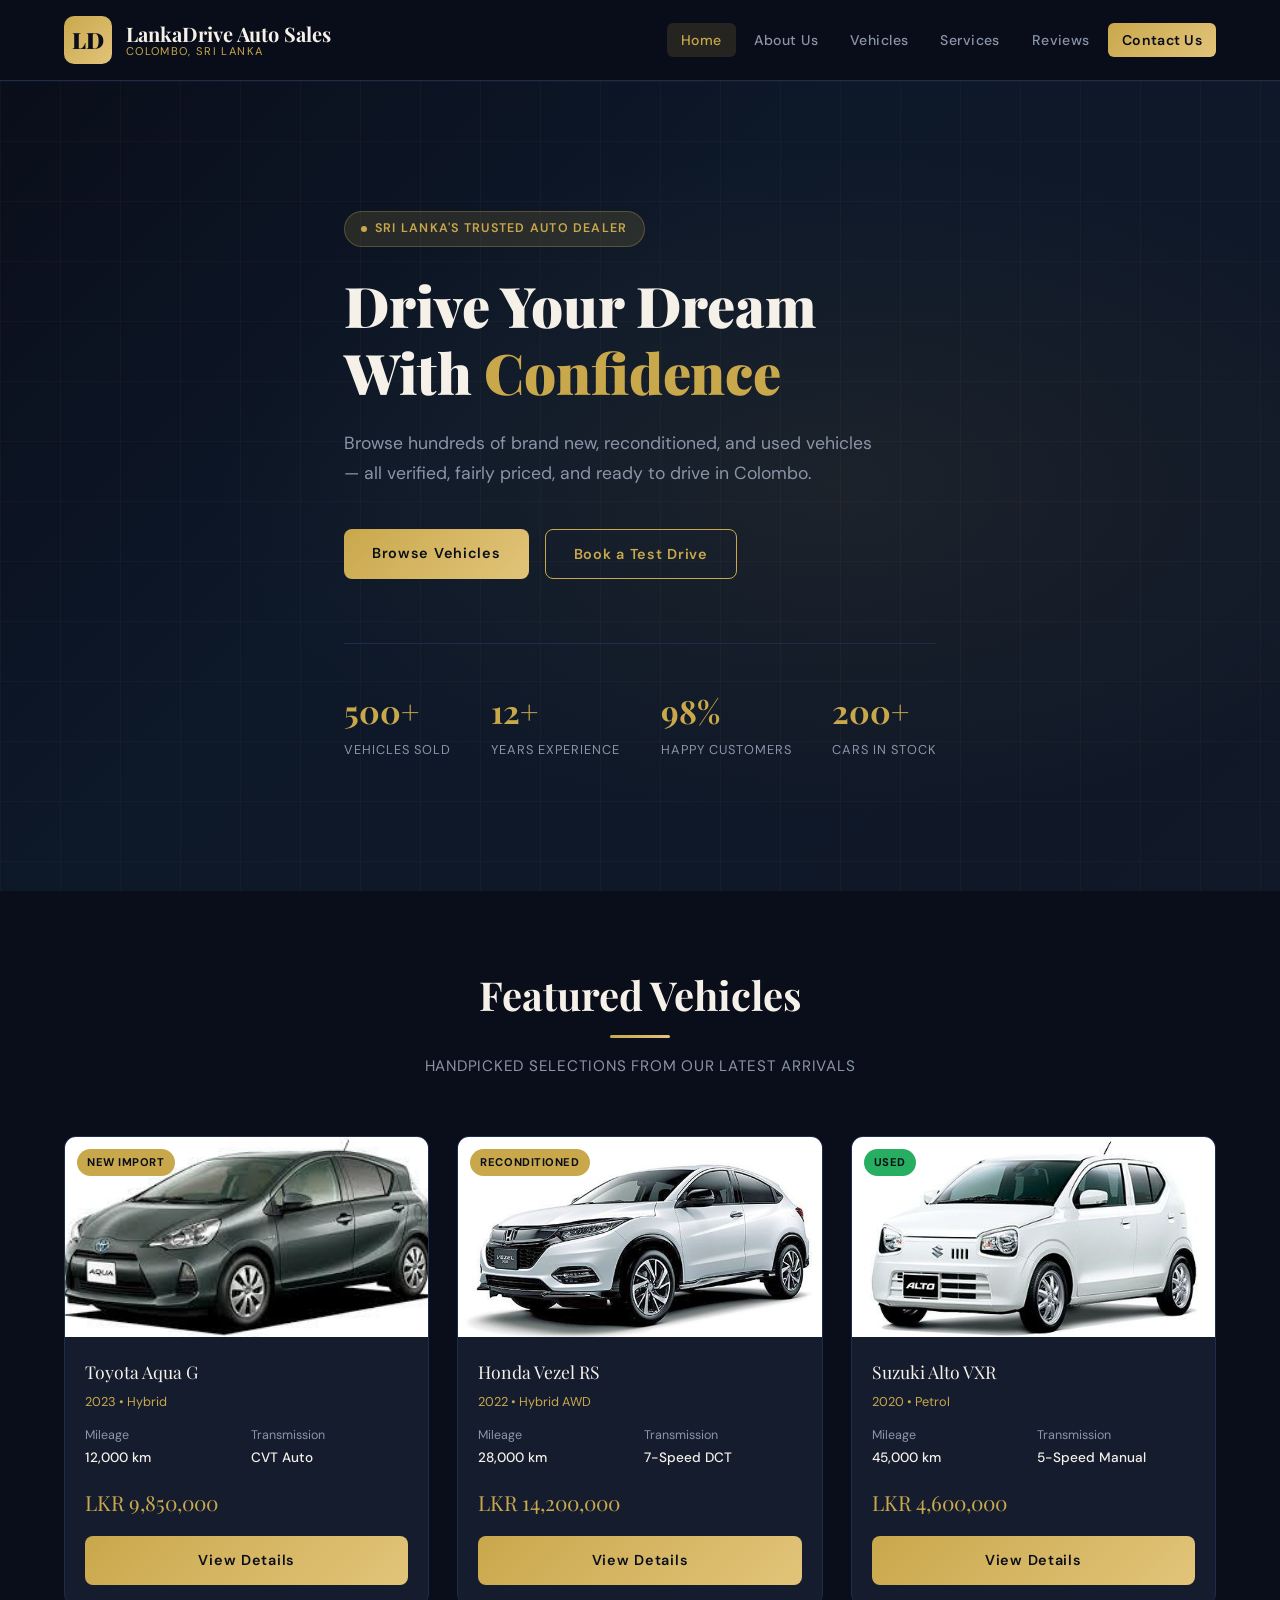
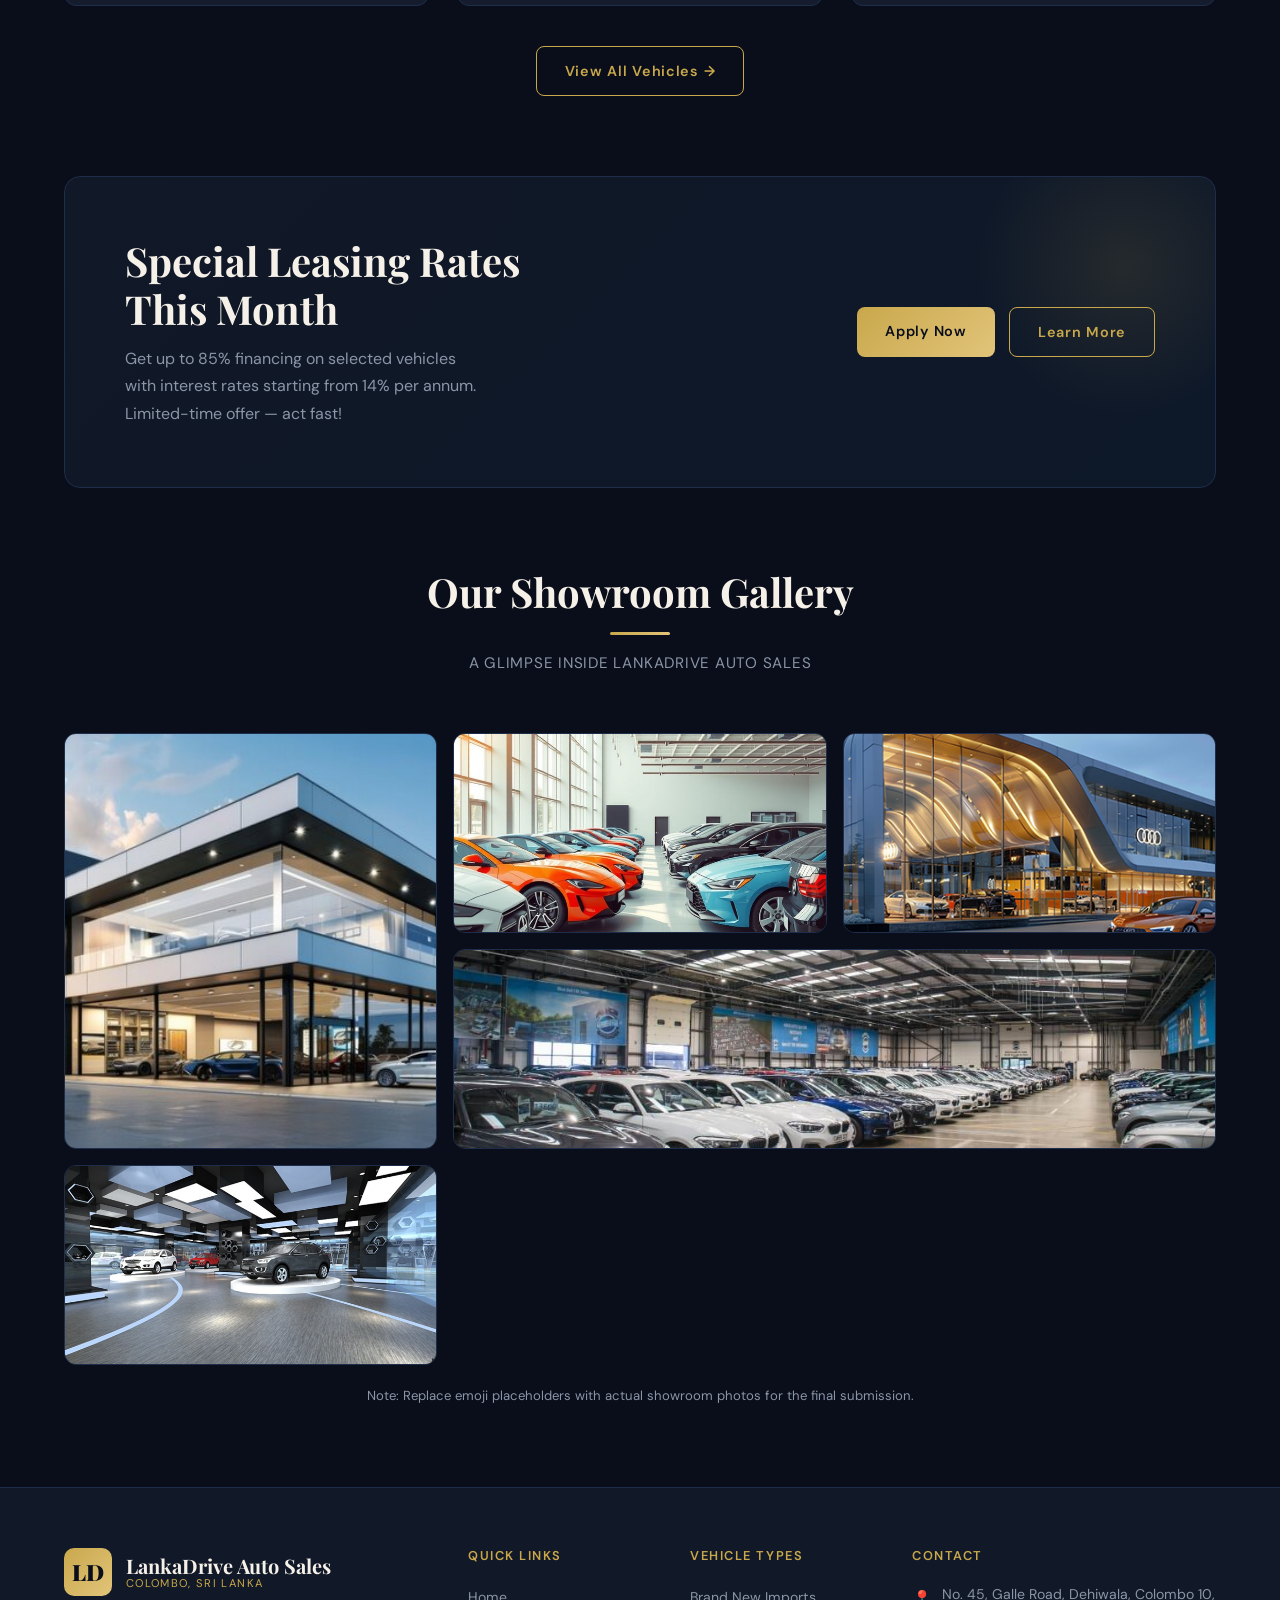
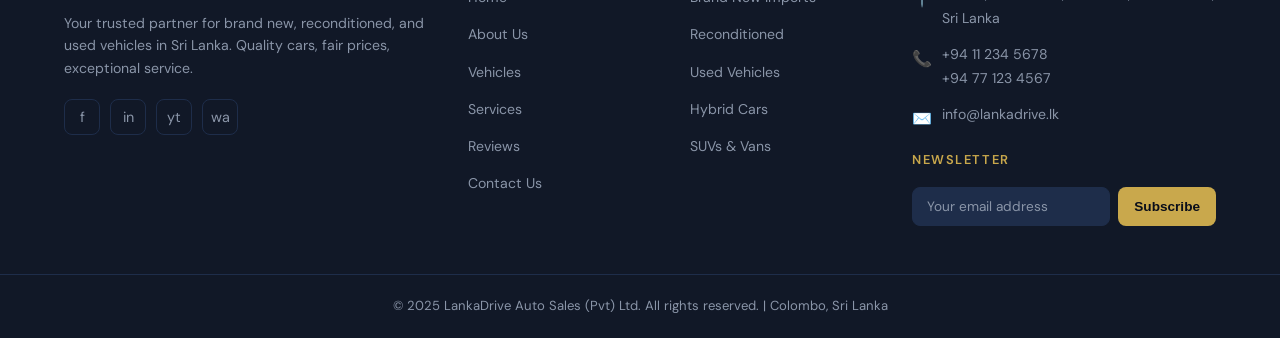
<file: index.html>
<!DOCTYPE html>
<html lang="en">
<head>
  <meta charset="UTF-8">
  <meta name="viewport" content="width=device-width, initial-scale=1.0">
  <title>LankaDrive Auto Sales | Premium Vehicles in Colombo, Sri Lanka</title>
  <link rel="stylesheet" href="css/style.css">
</head>
<body>

<!-- HEADER -->
<header>
  <div class="header-inner">
    <a href="index.html" class="logo-wrap">
      <div class="logo-icon">LD</div>
      <div class="logo-text">
        <span class="brand">LankaDrive Auto Sales</span>
        <span class="tagline">Colombo, Sri Lanka</span>
      </div>
    </a>
    <nav>
      <ul id="nav-menu">
        <li><a href="index.html" class="active">Home</a></li>
        <li><a href="about.html">About Us</a></li>
        <li><a href="vehicles.html">Vehicles</a></li>
        <li><a href="services.html">Services</a></li>
        <li><a href="reviews.html">Reviews</a></li>
        <li><a href="contact.html" class="nav-contact-btn">Contact Us</a></li>
      </ul>
    </nav>
    <div class="hamburger" id="hamburger" aria-label="Menu" role="button" tabindex="0">
      <span></span><span></span><span></span>
    </div>
  </div>
</header>

<!-- HERO -->
<section class="hero">
  <div class="hero-bg"></div>
  <div class="hero-grid-overlay"></div>
  <div class="hero-content">
    <div class="hero-badge">Sri Lanka's Trusted Auto Dealer</div>
    <h1>Drive Your Dream<br>With <em>Confidence</em></h1>
    <p class="lead">Browse hundreds of brand new, reconditioned, and used vehicles — all verified, fairly priced, and ready to drive in Colombo.</p>
    <div class="hero-actions">
      <a href="vehicles.html" class="btn btn-gold">Browse Vehicles</a>
      <a href="contact.html" class="btn btn-outline">Book a Test Drive</a>
    </div>
    <div class="hero-stats">
      <div class="hero-stat"><div class="number">500+</div><div class="label">Vehicles Sold</div></div>
      <div class="hero-stat"><div class="number">12+</div><div class="label">Years Experience</div></div>
      <div class="hero-stat"><div class="number">98%</div><div class="label">Happy Customers</div></div>
      <div class="hero-stat"><div class="number">200+</div><div class="label">Cars in Stock</div></div>
    </div>
  </div>
</section>

<!-- FEATURED VEHICLES -->
<section class="section">
  <div class="container">
    <h2 class="section-title">Featured Vehicles</h2>
    <span class="gold-line"></span>
    <p class="section-subtitle" style="margin-top:16px;">Handpicked selections from our latest arrivals</p>
    <div class="featured-grid">

      <div class="card vehicle-card">
        <div class="vehicle-img" style="background:linear-gradient(135deg,#1a2340,#0d1829);font-size:5rem;"><img src="images/ToyotaAquaG.jpg" alt="Toyota Aqua G"></div>
        <span class="vehicle-badge">New Import</span>
        <div class="vehicle-body">
          <div class="vehicle-name">Toyota Aqua G</div>
          <div class="vehicle-year">2023 • Hybrid</div>
          <div class="vehicle-specs">
            <div class="spec">Mileage<span>12,000 km</span></div>
            <div class="spec">Transmission<span>CVT Auto</span></div>
          </div>
          <div class="vehicle-price">LKR 9,850,000</div>
          <a href="vehicles.html" class="btn btn-gold" style="width:100%;text-align:center;">View Details</a>
        </div>
      </div>

      <div class="card vehicle-card">
        <div class="vehicle-img" style="background:linear-gradient(135deg,#1a2340,#0d1829);font-size:5rem;"><img src="images/car-vezel.jpeg" alt="Honda Vezel RS"></div>
        <span class="vehicle-badge">Reconditioned</span>
        <div class="vehicle-body">
          <div class="vehicle-name">Honda Vezel RS</div>
          <div class="vehicle-year">2022 • Hybrid AWD</div>
          <div class="vehicle-specs">
            <div class="spec">Mileage<span>28,000 km</span></div>
            <div class="spec">Transmission<span>7-Speed DCT</span></div>
          </div>
          <div class="vehicle-price">LKR 14,200,000</div>
          <a href="vehicles.html" class="btn btn-gold" style="width:100%;text-align:center;">View Details</a>
        </div>
      </div>

      <div class="card vehicle-card">
        <div class="vehicle-img" style="background:linear-gradient(135deg,#1a2340,#0d1829);font-size:5rem;"><img src="images/car-alto.jpeg" alt="Suzuki Alto VXR"></div>
        <span class="vehicle-badge" style="background:#27ae60;">Used</span>
        <div class="vehicle-body">
          <div class="vehicle-name">Suzuki Alto VXR</div>
          <div class="vehicle-year">2020 • Petrol</div>
          <div class="vehicle-specs">
            <div class="spec">Mileage<span>45,000 km</span></div>
            <div class="spec">Transmission<span>5-Speed Manual</span></div>
          </div>
          <div class="vehicle-price">LKR 4,600,000</div>
          <a href="vehicles.html" class="btn btn-gold" style="width:100%;text-align:center;">View Details</a>
        </div>
      </div>

    </div>
    <div style="text-align:center;margin-top:40px;">
      <a href="vehicles.html" class="btn btn-outline">View All Vehicles &rarr;</a>
    </div>
  </div>
</section>

<!-- PROMO SECTION -->
<section class="section" style="padding-top:0;">
  <div class="container">
    <div class="promo-section">
      <div>
        <h2>Special Leasing Rates This Month</h2>
        <p>Get up to 85% financing on selected vehicles with interest rates starting from 14% per annum. Limited-time offer — act fast!</p>
      </div>
      <div class="promo-actions">
        <a href="contact.html" class="btn btn-gold">Apply Now</a>
        <a href="services.html" class="btn btn-outline">Learn More</a>
      </div>
    </div>
  </div>
</section>

<!-- GALLERY -->
<section class="section" style="padding-top:0;">
  <div class="container">
    <h2 class="section-title">Our Showroom Gallery</h2>
    <span class="gold-line"></span>
    <p class="section-subtitle" style="margin-top:16px;">A glimpse inside LankaDrive Auto Sales</p>
    <div class="gallery-grid">
      <div class="gallery-item tall"><img src="images/showroom.jpg" alt="Showroom Image 1"></div>
      <div class="gallery-item"><img src="images/showroom-1.jpeg" alt="Showroom Image 1"></div>
      <div class="gallery-item"><img src="images/showroom-2.jpg" alt="Showroom Image 2"></div>
      <div class="gallery-item wide"><img src="images/showroom-3.jpg" alt="Showroom Image 3"></div>
      <div class="gallery-item"><img src="images/showroom-4.jpg" alt="Showroom Image 4"></div>
    </div>
    <p style="text-align:center;margin-top:20px;font-size:0.82rem;color:var(--muted);">Note: Replace emoji placeholders with actual showroom photos for the final submission.</p>
  </div>
</section>

<!-- FOOTER -->
<footer>
  <div class="footer-grid">
    <div class="footer-brand">
      <a href="index.html" class="logo-wrap">
        <div class="logo-icon">LD</div>
        <div class="logo-text">
          <span class="brand">LankaDrive Auto Sales</span>
          <span class="tagline">Colombo, Sri Lanka</span>
        </div>
      </a>
      <p>Your trusted partner for brand new, reconditioned, and used vehicles in Sri Lanka. Quality cars, fair prices, exceptional service.</p>
      <div class="social-icons" style="margin-top:20px;">
        <a href="#" title="Facebook">f</a>
        <a href="#" title="Instagram">in</a>
        <a href="#" title="YouTube">yt</a>
        <a href="#" title="WhatsApp">wa</a>
      </div>
    </div>
    <div class="footer-col">
      <h4>Quick Links</h4>
      <ul>
        <li><a href="index.html">Home</a></li>
        <li><a href="about.html">About Us</a></li>
        <li><a href="vehicles.html">Vehicles</a></li>
        <li><a href="services.html">Services</a></li>
        <li><a href="reviews.html">Reviews</a></li>
        <li><a href="contact.html">Contact Us</a></li>
      </ul>
    </div>
    <div class="footer-col">
      <h4>Vehicle Types</h4>
      <ul>
        <li><a href="vehicles.html">Brand New Imports</a></li>
        <li><a href="vehicles.html">Reconditioned</a></li>
        <li><a href="vehicles.html">Used Vehicles</a></li>
        <li><a href="vehicles.html">Hybrid Cars</a></li>
        <li><a href="vehicles.html">SUVs & Vans</a></li>
      </ul>
    </div>
    <div class="footer-col">
      <h4>Contact</h4>
      <div class="footer-contact-item">
        <span class="icon">📍</span>
        <p>No. 45, Galle Road, Dehiwala, Colombo 10, Sri Lanka</p>
      </div>
      <div class="footer-contact-item">
        <span class="icon">📞</span>
        <p>+94 11 234 5678<br>+94 77 123 4567</p>
      </div>
      <div class="footer-contact-item">
        <span class="icon">✉️</span>
        <p>info@lankadrive.lk</p>
      </div>
      <h4 style="margin-top:20px;">Newsletter</h4>
      <div class="newsletter-form">
        <input type="email" placeholder="Your email address">
        <button type="button">Subscribe</button>
      </div>
    </div>
  </div>
  <div class="footer-bottom">
    &copy; 2025 LankaDrive Auto Sales (Pvt) Ltd. All rights reserved. | Colombo, Sri Lanka
  </div>
</footer>

<script>
  const hamburger = document.getElementById('hamburger');
  const navMenu = document.getElementById('nav-menu');
  hamburger.addEventListener('click', () => navMenu.classList.toggle('open'));
  hamburger.addEventListener('keydown', e => { if(e.key==='Enter') navMenu.classList.toggle('open'); });
</script>
</body>
</html>
</file>
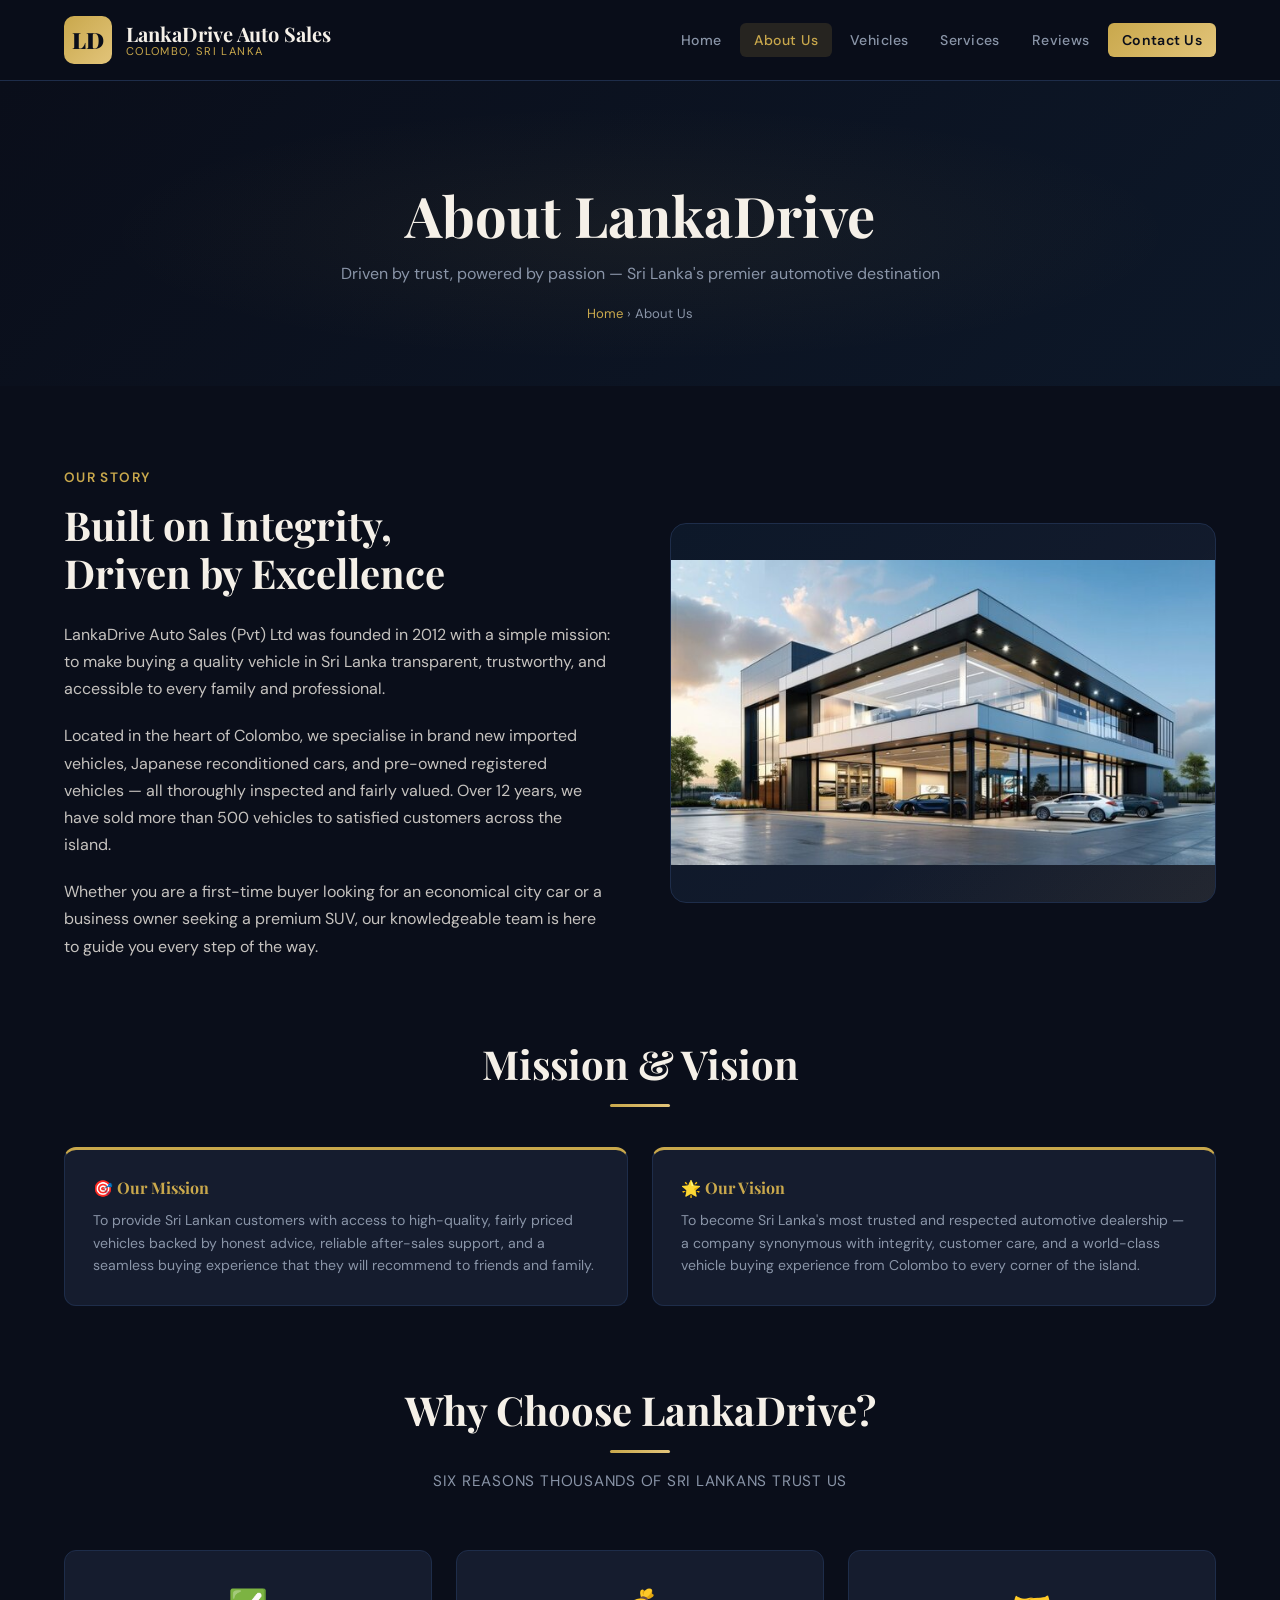
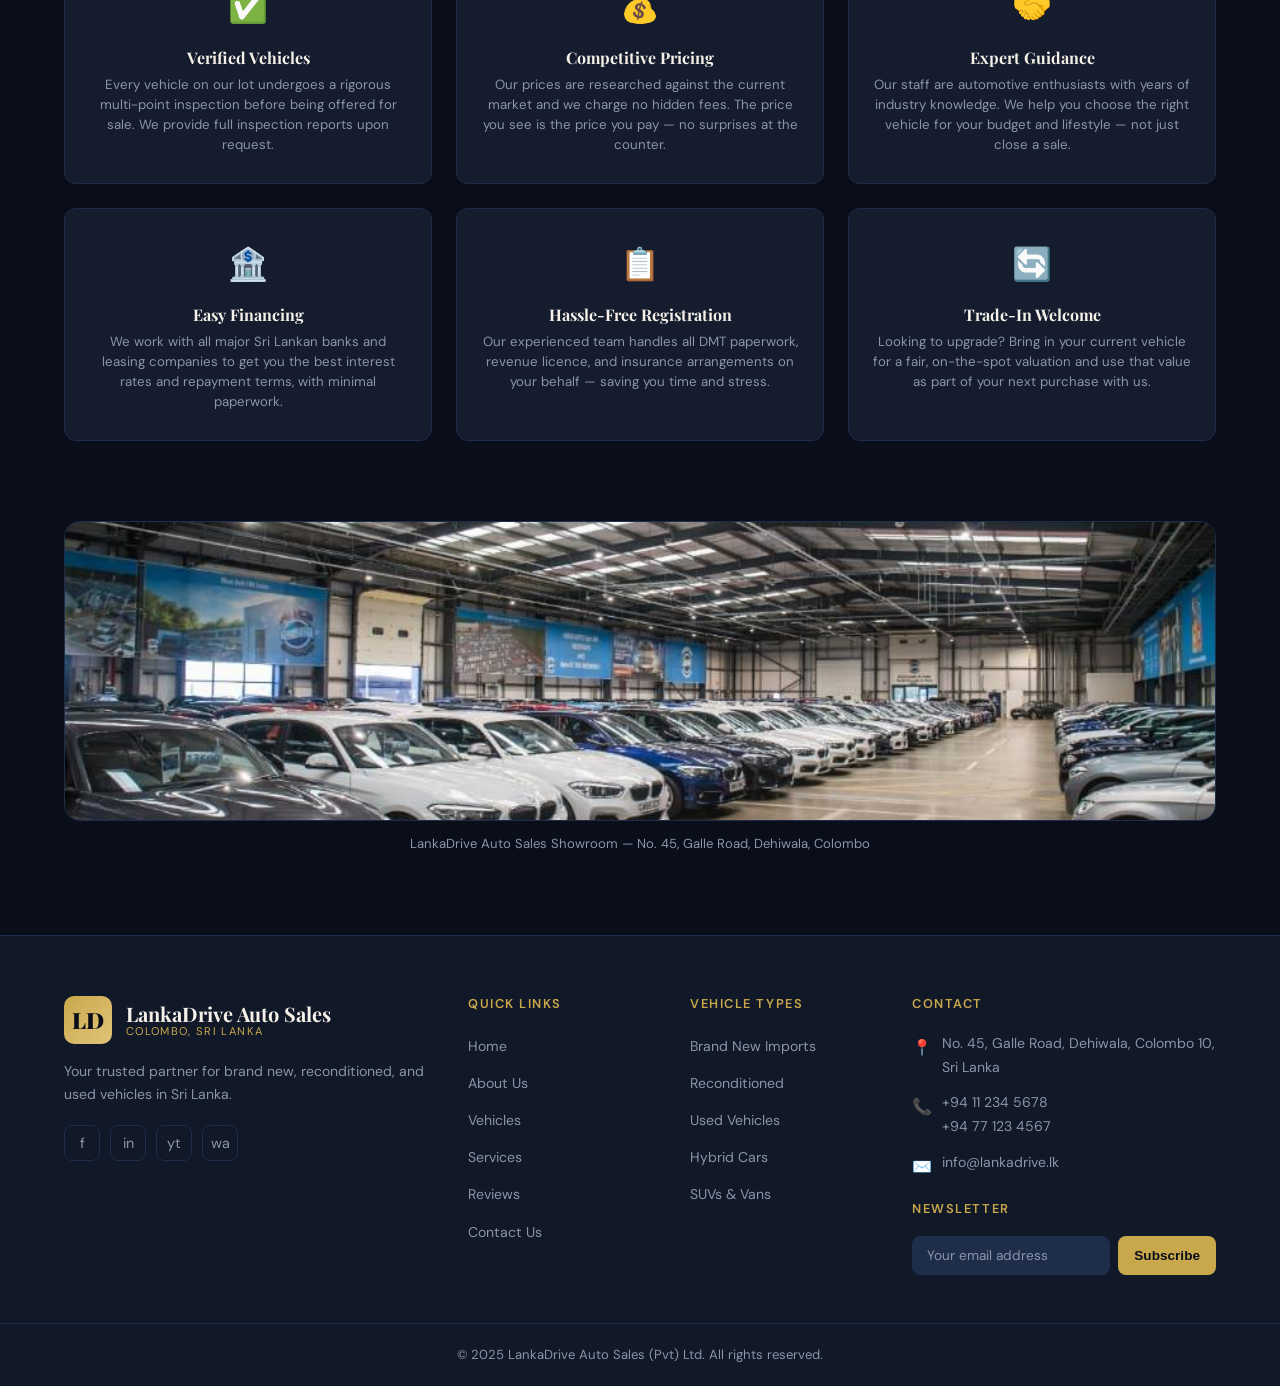
<file: about.html>
<!DOCTYPE html>
<html lang="en">
<head>
  <meta charset="UTF-8">
  <meta name="viewport" content="width=device-width, initial-scale=1.0">
  <title>About Us | LankaDrive Auto Sales</title>
  <link rel="stylesheet" href="css/style.css">
</head>
<body>

<header>
  <div class="header-inner">
    <a href="index.html" class="logo-wrap">
      <div class="logo-icon">LD</div>
      <div class="logo-text">
        <span class="brand">LankaDrive Auto Sales</span>
        <span class="tagline">Colombo, Sri Lanka</span>
      </div>
    </a>
    <nav>
      <ul id="nav-menu">
        <li><a href="index.html">Home</a></li>
        <li><a href="about.html" class="active">About Us</a></li>
        <li><a href="vehicles.html">Vehicles</a></li>
        <li><a href="services.html">Services</a></li>
        <li><a href="reviews.html">Reviews</a></li>
        <li><a href="contact.html" class="nav-contact-btn">Contact Us</a></li>
      </ul>
    </nav>
    <div class="hamburger" id="hamburger"><span></span><span></span><span></span></div>
  </div>
</header>

<!-- PAGE HERO -->
<section class="page-hero">
  <div class="container">
    <h1>About LankaDrive</h1>
    <p>Driven by trust, powered by passion — Sri Lanka's premier automotive destination</p>
    <div class="breadcrumb"><a href="index.html">Home</a> &rsaquo; About Us</div>
  </div>
</section>

<!-- COMPANY INTRO -->
<section class="section">
  <div class="container">
    <div class="about-grid">
      <div>
        <p style="color:var(--gold);font-size:0.85rem;letter-spacing:0.1em;text-transform:uppercase;margin-bottom:12px;font-weight:600;">Our Story</p>
        <h2 style="margin-bottom:24px;">Built on Integrity,<br>Driven by Excellence</h2>
        <p style="margin-bottom:20px;">LankaDrive Auto Sales (Pvt) Ltd was founded in 2012 with a simple mission: to make buying a quality vehicle in Sri Lanka transparent, trustworthy, and accessible to every family and professional.</p>
        <p style="margin-bottom:20px;">Located in the heart of Colombo, we specialise in brand new imported vehicles, Japanese reconditioned cars, and pre-owned registered vehicles — all thoroughly inspected and fairly valued. Over 12 years, we have sold more than 500 vehicles to satisfied customers across the island.</p>
        <p>Whether you are a first-time buyer looking for an economical city car or a business owner seeking a premium SUV, our knowledgeable team is here to guide you every step of the way.</p>
      </div>
      <div class="about-img-wrap">
        <span style="position:relative;z-index:1;"><img src="images/showroom.jpg" alt="About LankaDrive"></span>
      </div>
    </div>
  </div>
</section>

<!-- MISSION & VISION -->
<section class="section" style="padding-top:0;">
  <div class="container">
    <h2 class="section-title">Mission &amp; Vision</h2>
    <span class="gold-line"></span>
    <div class="mv-grid" style="margin-top:40px;">
      <div class="mv-card">
        <h3>🎯 Our Mission</h3>
        <p>To provide Sri Lankan customers with access to high-quality, fairly priced vehicles backed by honest advice, reliable after-sales support, and a seamless buying experience that they will recommend to friends and family.</p>
      </div>
      <div class="mv-card">
        <h3>🌟 Our Vision</h3>
        <p>To become Sri Lanka's most trusted and respected automotive dealership — a company synonymous with integrity, customer care, and a world-class vehicle buying experience from Colombo to every corner of the island.</p>
      </div>
    </div>
  </div>
</section>

<!-- WHY CHOOSE US -->
<section class="section" style="padding-top:0;">
  <div class="container">
    <h2 class="section-title">Why Choose LankaDrive?</h2>
    <span class="gold-line"></span>
    <p class="section-subtitle" style="margin-top:16px;">Six reasons thousands of Sri Lankans trust us</p>
    <div class="why-grid">
      <div class="why-item">
        <div class="icon">✅</div>
        <h3>Verified Vehicles</h3>
        <p>Every vehicle on our lot undergoes a rigorous multi-point inspection before being offered for sale. We provide full inspection reports upon request.</p>
      </div>
      <div class="why-item">
        <div class="icon">💰</div>
        <h3>Competitive Pricing</h3>
        <p>Our prices are researched against the current market and we charge no hidden fees. The price you see is the price you pay — no surprises at the counter.</p>
      </div>
      <div class="why-item">
        <div class="icon">🤝</div>
        <h3>Expert Guidance</h3>
        <p>Our staff are automotive enthusiasts with years of industry knowledge. We help you choose the right vehicle for your budget and lifestyle — not just close a sale.</p>
      </div>
      <div class="why-item">
        <div class="icon">🏦</div>
        <h3>Easy Financing</h3>
        <p>We work with all major Sri Lankan banks and leasing companies to get you the best interest rates and repayment terms, with minimal paperwork.</p>
      </div>
      <div class="why-item">
        <div class="icon">📋</div>
        <h3>Hassle-Free Registration</h3>
        <p>Our experienced team handles all DMT paperwork, revenue licence, and insurance arrangements on your behalf — saving you time and stress.</p>
      </div>
      <div class="why-item">
        <div class="icon">🔄</div>
        <h3>Trade-In Welcome</h3>
        <p>Looking to upgrade? Bring in your current vehicle for a fair, on-the-spot valuation and use that value as part of your next purchase with us.</p>
      </div>
    </div>
  </div>
</section>

<!-- SHOWROOM IMAGE -->
<section class="section" style="padding-top:0;">
  <div class="container">
    <div style="border-radius:16px;overflow:hidden;border:1px solid var(--border);height:300px;background:linear-gradient(135deg,#0d1829,#151c2e);display:flex;align-items:center;justify-content:center;font-size:6rem;color:var(--border);">
      <img src="images/showroom-3.jpg" alt="LankaDrive Showroom" style="width:100%;height:100%;object-fit:cover;">
    </div>
    <p style="text-align:center;margin-top:12px;font-size:0.82rem;color:var(--muted);">LankaDrive Auto Sales Showroom — No. 45, Galle Road, Dehiwala, Colombo</p>
  </div>
</section>

<!-- FOOTER -->
<footer>
  <div class="footer-grid">
    <div class="footer-brand">
      <a href="index.html" class="logo-wrap">
        <div class="logo-icon">LD</div>
        <div class="logo-text"><span class="brand">LankaDrive Auto Sales</span><span class="tagline">Colombo, Sri Lanka</span></div>
      </a>
      <p>Your trusted partner for brand new, reconditioned, and used vehicles in Sri Lanka.</p>
      <div class="social-icons" style="margin-top:20px;">
        <a href="#" title="Facebook">f</a><a href="#" title="Instagram">in</a><a href="#" title="YouTube">yt</a><a href="#" title="WhatsApp">wa</a>
      </div>
    </div>
    <div class="footer-col">
      <h4>Quick Links</h4>
      <ul>
        <li><a href="index.html">Home</a></li><li><a href="about.html">About Us</a></li>
        <li><a href="vehicles.html">Vehicles</a></li><li><a href="services.html">Services</a></li>
        <li><a href="reviews.html">Reviews</a></li><li><a href="contact.html">Contact Us</a></li>
      </ul>
    </div>
    <div class="footer-col">
      <h4>Vehicle Types</h4>
      <ul>
        <li><a href="vehicles.html">Brand New Imports</a></li><li><a href="vehicles.html">Reconditioned</a></li>
        <li><a href="vehicles.html">Used Vehicles</a></li><li><a href="vehicles.html">Hybrid Cars</a></li>
        <li><a href="vehicles.html">SUVs &amp; Vans</a></li>
      </ul>
    </div>
    <div class="footer-col">
      <h4>Contact</h4>
      <div class="footer-contact-item"><span class="icon">📍</span><p>No. 45, Galle Road, Dehiwala, Colombo 10, Sri Lanka</p></div>
      <div class="footer-contact-item"><span class="icon">📞</span><p>+94 11 234 5678<br>+94 77 123 4567</p></div>
      <div class="footer-contact-item"><span class="icon">✉️</span><p>info@lankadrive.lk</p></div>
      <h4 style="margin-top:20px;">Newsletter</h4>
      <div class="newsletter-form"><input type="email" placeholder="Your email address"><button type="button">Subscribe</button></div>
    </div>
  </div>
  <div class="footer-bottom">&copy; 2025 LankaDrive Auto Sales (Pvt) Ltd. All rights reserved.</div>
</footer>

<script>
  const hamburger = document.getElementById('hamburger');
  const navMenu = document.getElementById('nav-menu');
  hamburger.addEventListener('click', () => navMenu.classList.toggle('open'));
</script>
</body>
</html>
</file>
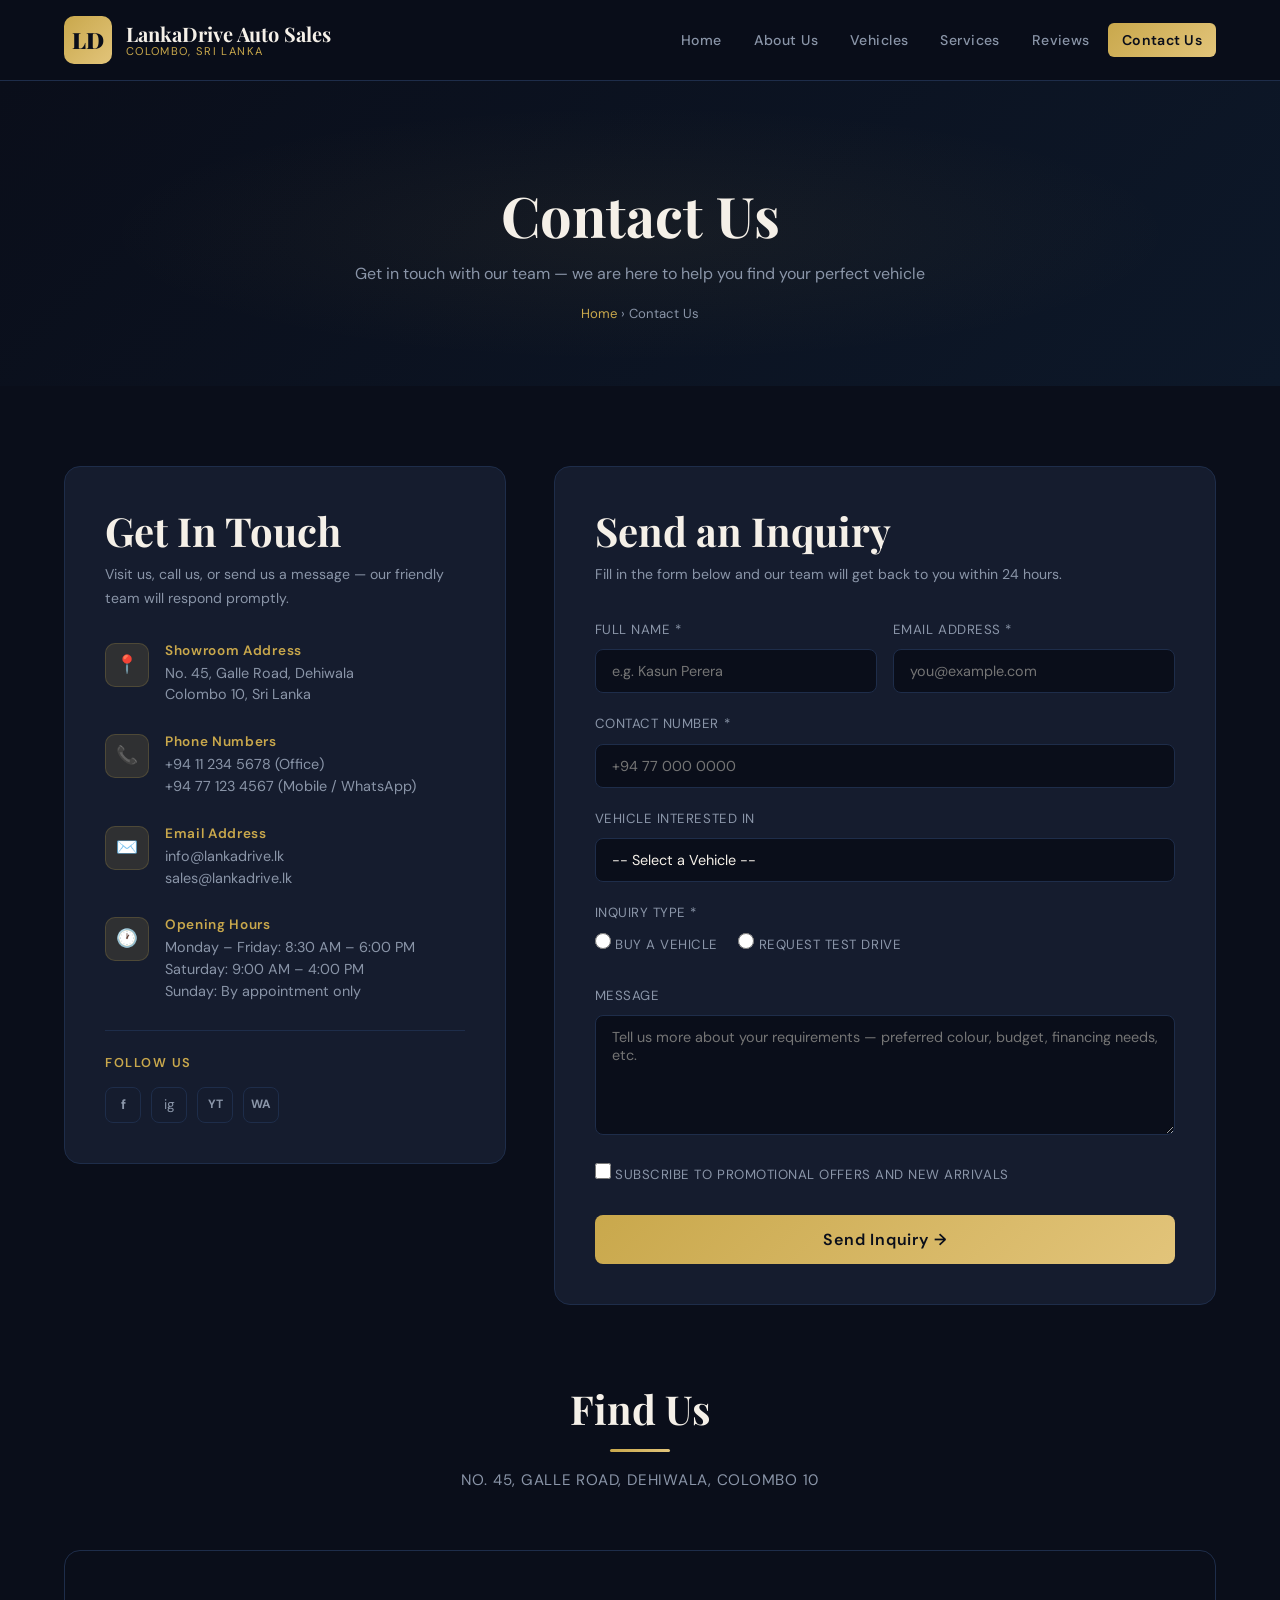
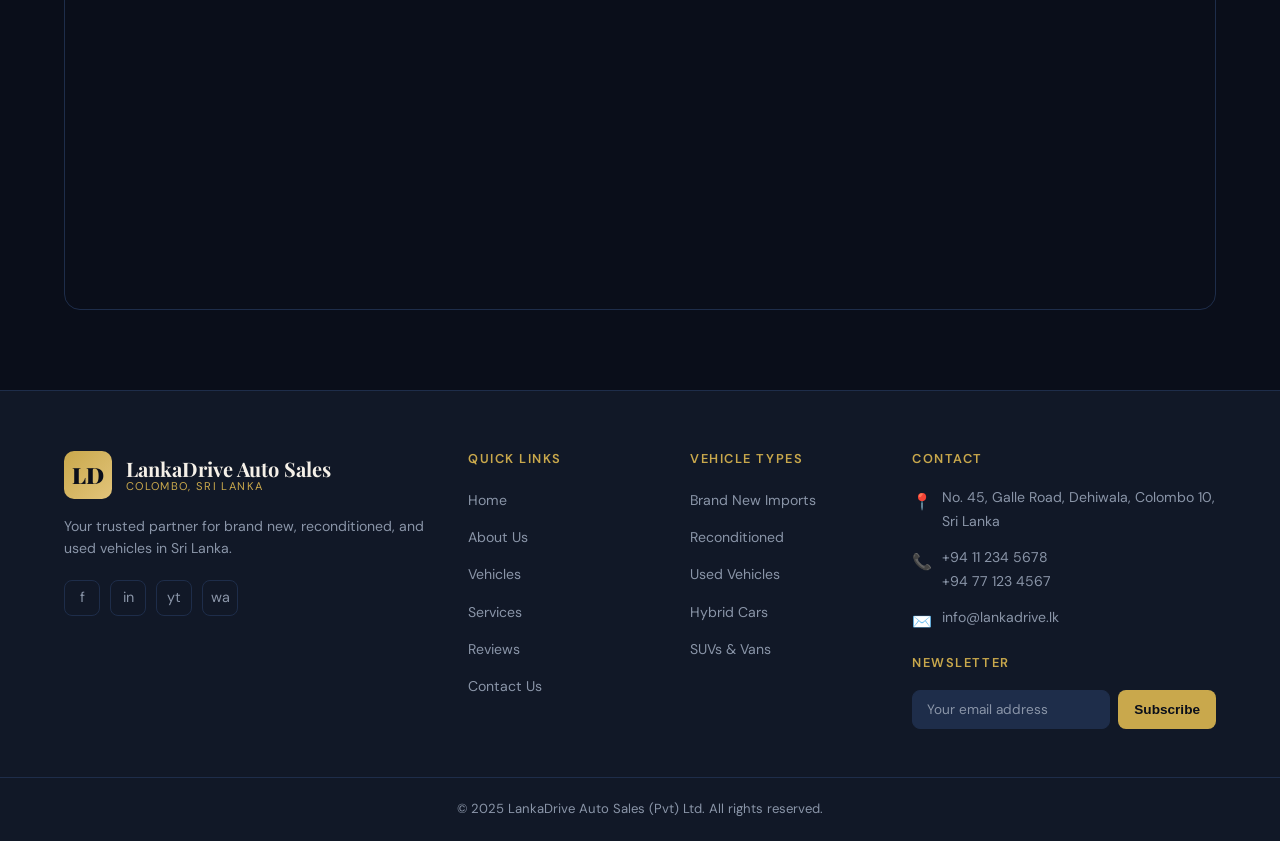
<file: contact.html>
<!DOCTYPE html>
<html lang="en">
<head>
  <meta charset="UTF-8">
  <meta name="viewport" content="width=device-width, initial-scale=1.0">
  <title>Contact Us | LankaDrive Auto Sales</title>
  <link rel="stylesheet" href="css/style.css">
</head>
<body>

<header>
  <div class="header-inner">
    <a href="index.html" class="logo-wrap">
      <div class="logo-icon">LD</div>
      <div class="logo-text"><span class="brand">LankaDrive Auto Sales</span><span class="tagline">Colombo, Sri Lanka</span></div>
    </a>
    <nav>
      <ul id="nav-menu">
        <li><a href="index.html">Home</a></li>
        <li><a href="about.html">About Us</a></li>
        <li><a href="vehicles.html">Vehicles</a></li>
        <li><a href="services.html">Services</a></li>
        <li><a href="reviews.html">Reviews</a></li>
        <li><a href="contact.html" class="active nav-contact-btn">Contact Us</a></li>
      </ul>
    </nav>
    <div class="hamburger" id="hamburger"><span></span><span></span><span></span></div>
  </div>
</header>

<section class="page-hero">
  <div class="container">
    <h1>Contact Us</h1>
    <p>Get in touch with our team — we are here to help you find your perfect vehicle</p>
    <div class="breadcrumb"><a href="index.html">Home</a> &rsaquo; Contact Us</div>
  </div>
</section>

<section class="section">
  <div class="container">
    <div class="contact-grid">

      <!-- Contact Info -->
      <div class="contact-info-card">
        <h2 style="margin-bottom:8px;">Get In Touch</h2>
        <p style="color:var(--muted);font-size:0.88rem;margin-bottom:32px;">Visit us, call us, or send us a message — our friendly team will respond promptly.</p>

        <div class="contact-item">
          <div class="contact-item-icon">📍</div>
          <div class="contact-item-info">
            <h4>Showroom Address</h4>
            <p>No. 45, Galle Road, Dehiwala<br>Colombo 10, Sri Lanka</p>
          </div>
        </div>

        <div class="contact-item">
          <div class="contact-item-icon">📞</div>
          <div class="contact-item-info">
            <h4>Phone Numbers</h4>
            <p>+94 11 234 5678 (Office)<br>+94 77 123 4567 (Mobile / WhatsApp)</p>
          </div>
        </div>

        <div class="contact-item">
          <div class="contact-item-icon">✉️</div>
          <div class="contact-item-info">
            <h4>Email Address</h4>
            <p>info@lankadrive.lk<br>sales@lankadrive.lk</p>
          </div>
        </div>

        <div class="contact-item">
          <div class="contact-item-icon">🕐</div>
          <div class="contact-item-info">
            <h4>Opening Hours</h4>
            <p>Monday – Friday: 8:30 AM – 6:00 PM<br>Saturday: 9:00 AM – 4:00 PM<br>Sunday: By appointment only</p>
          </div>
        </div>

        <div style="margin-top:24px;padding-top:24px;border-top:1px solid var(--border);">
          <h4 style="font-size:0.8rem;letter-spacing:0.12em;text-transform:uppercase;color:var(--gold);margin-bottom:16px;font-family:var(--font-body);font-weight:600;">Follow Us</h4>
          <div class="social-icons">
            <a href="#" title="Facebook" style="font-size:0.85rem;font-weight:700;">f</a>
            <a href="#" title="Instagram" style="font-size:0.85rem;">ig</a>
            <a href="#" title="YouTube" style="font-size:0.75rem;font-weight:700;">YT</a>
            <a href="#" title="WhatsApp" style="font-size:0.75rem;font-weight:700;">WA</a>
          </div>
        </div>
      </div>

      <!-- Inquiry Form -->
      <div class="form-card">
        <h2 style="margin-bottom:8px;">Send an Inquiry</h2>
        <p style="color:var(--muted);font-size:0.88rem;margin-bottom:32px;">Fill in the form below and our team will get back to you within 24 hours.</p>

        <form id="contact-form" onsubmit="handleSubmit(event)">

          <div class="form-row">
            <div class="form-group">
              <label for="full-name">Full Name *</label>
              <input type="text" id="full-name" name="full_name" placeholder="e.g. Kasun Perera" required>
            </div>
            <div class="form-group">
              <label for="email">Email Address *</label>
              <input type="email" id="email" name="email" placeholder="you@example.com" required>
            </div>
          </div>

          <div class="form-group">
            <label for="phone">Contact Number *</label>
            <input type="tel" id="phone" name="phone" placeholder="+94 77 000 0000" required>
          </div>

          <div class="form-group">
            <label for="vehicle">Vehicle Interested In</label>
            <select id="vehicle" name="vehicle">
              <option value="">-- Select a Vehicle --</option>
              <option>Toyota Aqua G Grade (2023) — LKR 9,850,000</option>
              <option>Honda Vezel RS (2022) — LKR 14,200,000</option>
              <option>Suzuki Alto VXR (2020) — LKR 4,600,000</option>
              <option>Nissan X-Trail 20Xi (2021) — LKR 18,500,000</option>
              <option>Toyota HiAce KDH (2024) — LKR 22,000,000</option>
              <option>Perodua Axia G Spec (2019) — LKR 3,200,000</option>
              <option>Mazda CX-5 XD (2022) — LKR 20,750,000</option>
              <option>Suzuki Swift GLX (2024) — LKR 7,400,000</option>
              <option>Toyota Prius G Touring (2018) — LKR 8,200,000</option>
              <option>Other / Not Listed</option>
            </select>
          </div>

          <div class="form-group">
            <label>Inquiry Type *</label>
            <div class="radio-group">
              <label class="radio-label">
                <input type="radio" name="inquiry_type" value="buy" required>
                Buy a Vehicle
              </label>
              <label class="radio-label">
                <input type="radio" name="inquiry_type" value="test_drive">
                Request Test Drive
              </label>
            </div>
          </div>

          <div class="form-group">
            <label for="message">Message</label>
            <textarea id="message" name="message" placeholder="Tell us more about your requirements — preferred colour, budget, financing needs, etc."></textarea>
          </div>

          <div class="form-group">
            <div class="checkbox-group">
              <label class="checkbox-label">
                <input type="checkbox" name="newsletter" id="newsletter">
                Subscribe to promotional offers and new arrivals
              </label>
            </div>
          </div>

          <button type="submit" class="btn btn-gold" style="width:100%;font-size:1rem;padding:14px;">Send Inquiry &rarr;</button>

        </form>

        <div id="success-msg" style="display:none;margin-top:20px;background:rgba(39,174,96,0.1);border:1px solid rgba(39,174,96,0.3);border-radius:var(--radius);padding:16px;color:#27ae60;text-align:center;">
          ✅ Thank you! Your inquiry has been received. We will contact you within 24 hours.
        </div>
      </div>

    </div>
  </div>
</section>

<!-- MAP PLACEHOLDER -->
<section class="section" style="padding-top:0;">
  <div class="container">
    <h2 class="section-title">Find Us</h2>
    <span class="gold-line"></span>
    <p class="section-subtitle" style="margin-top:16px;">No. 45, Galle Road, Dehiwala, Colombo 10</p>
    <div style="border-radius:16px;overflow:hidden;border:1px solid var(--border);height:360px;">
      <iframe src="https://maps.google.com/?q=Galle+Road,+Dehiwala,+Colombo,+Sri+Lanka&output=embed" width="100%" height="100%" style="border:0;" allowfullscreen="" loading="lazy" referrerpolicy="no-referrer-when-downgrade"></iframe>
    </div>
  </div>
</section>

<footer>
  <div class="footer-grid">
    <div class="footer-brand">
      <a href="index.html" class="logo-wrap">
        <div class="logo-icon">LD</div>
        <div class="logo-text"><span class="brand">LankaDrive Auto Sales</span><span class="tagline">Colombo, Sri Lanka</span></div>
      </a>
      <p>Your trusted partner for brand new, reconditioned, and used vehicles in Sri Lanka.</p>
      <div class="social-icons" style="margin-top:20px;">
        <a href="#" title="Facebook">f</a><a href="#" title="Instagram">in</a><a href="#" title="YouTube">yt</a><a href="#" title="WhatsApp">wa</a>
      </div>
    </div>
    <div class="footer-col">
      <h4>Quick Links</h4>
      <ul>
        <li><a href="index.html">Home</a></li><li><a href="about.html">About Us</a></li>
        <li><a href="vehicles.html">Vehicles</a></li><li><a href="services.html">Services</a></li>
        <li><a href="reviews.html">Reviews</a></li><li><a href="contact.html">Contact Us</a></li>
      </ul>
    </div>
    <div class="footer-col">
      <h4>Vehicle Types</h4>
      <ul>
        <li><a href="vehicles.html">Brand New Imports</a></li><li><a href="vehicles.html">Reconditioned</a></li>
        <li><a href="vehicles.html">Used Vehicles</a></li><li><a href="vehicles.html">Hybrid Cars</a></li>
        <li><a href="vehicles.html">SUVs &amp; Vans</a></li>
      </ul>
    </div>
    <div class="footer-col">
      <h4>Contact</h4>
      <div class="footer-contact-item"><span class="icon">📍</span><p>No. 45, Galle Road, Dehiwala, Colombo 10, Sri Lanka</p></div>
      <div class="footer-contact-item"><span class="icon">📞</span><p>+94 11 234 5678<br>+94 77 123 4567</p></div>
      <div class="footer-contact-item"><span class="icon">✉️</span><p>info@lankadrive.lk</p></div>
      <h4 style="margin-top:20px;">Newsletter</h4>
      <div class="newsletter-form"><input type="email" placeholder="Your email address"><button type="button">Subscribe</button></div>
    </div>
  </div>
  <div class="footer-bottom">&copy; 2025 LankaDrive Auto Sales (Pvt) Ltd. All rights reserved.</div>
</footer>

<script>
  const hamburger = document.getElementById('hamburger');
  const navMenu = document.getElementById('nav-menu');
  hamburger.addEventListener('click', () => navMenu.classList.toggle('open'));

  function handleSubmit(e) {
    e.preventDefault();
    const form = document.getElementById('contact-form');
    const success = document.getElementById('success-msg');
    form.style.display = 'none';
    success.style.display = 'block';
  }
</script>
</body>
</html>
</file>
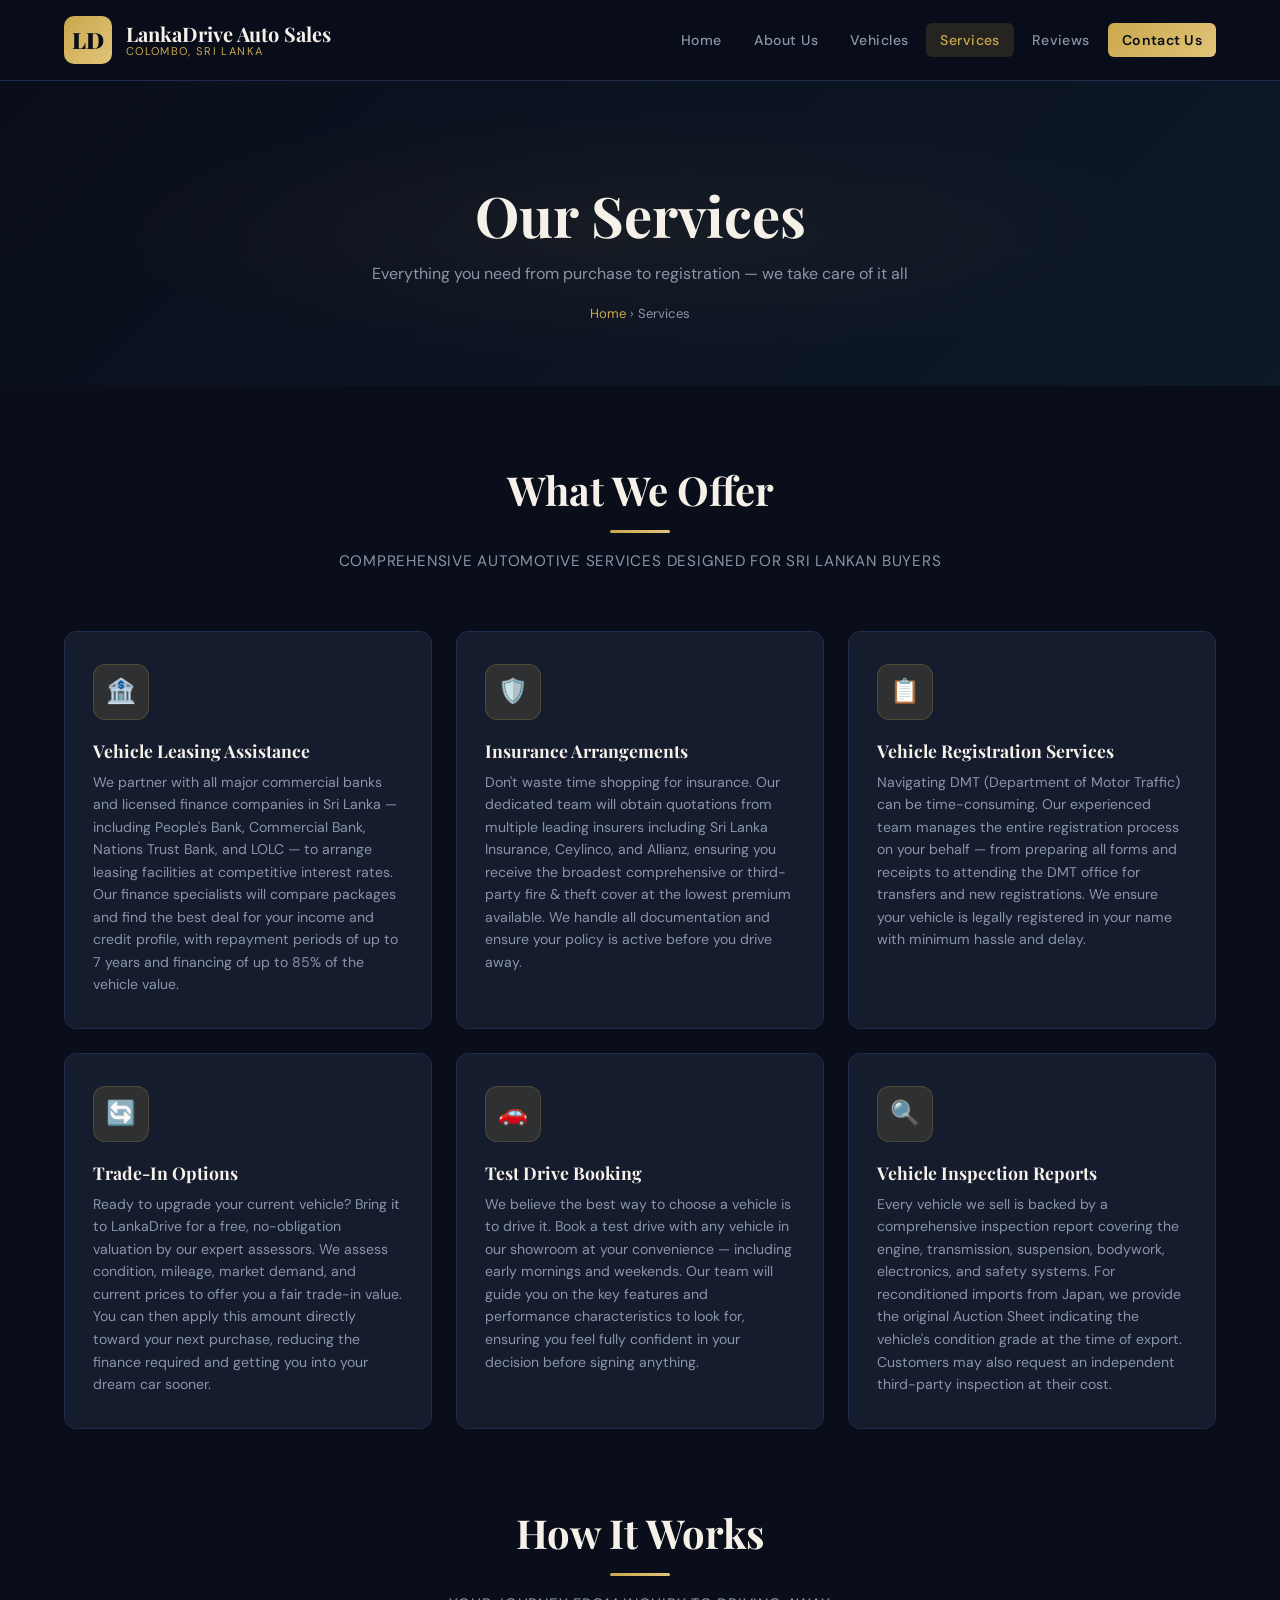
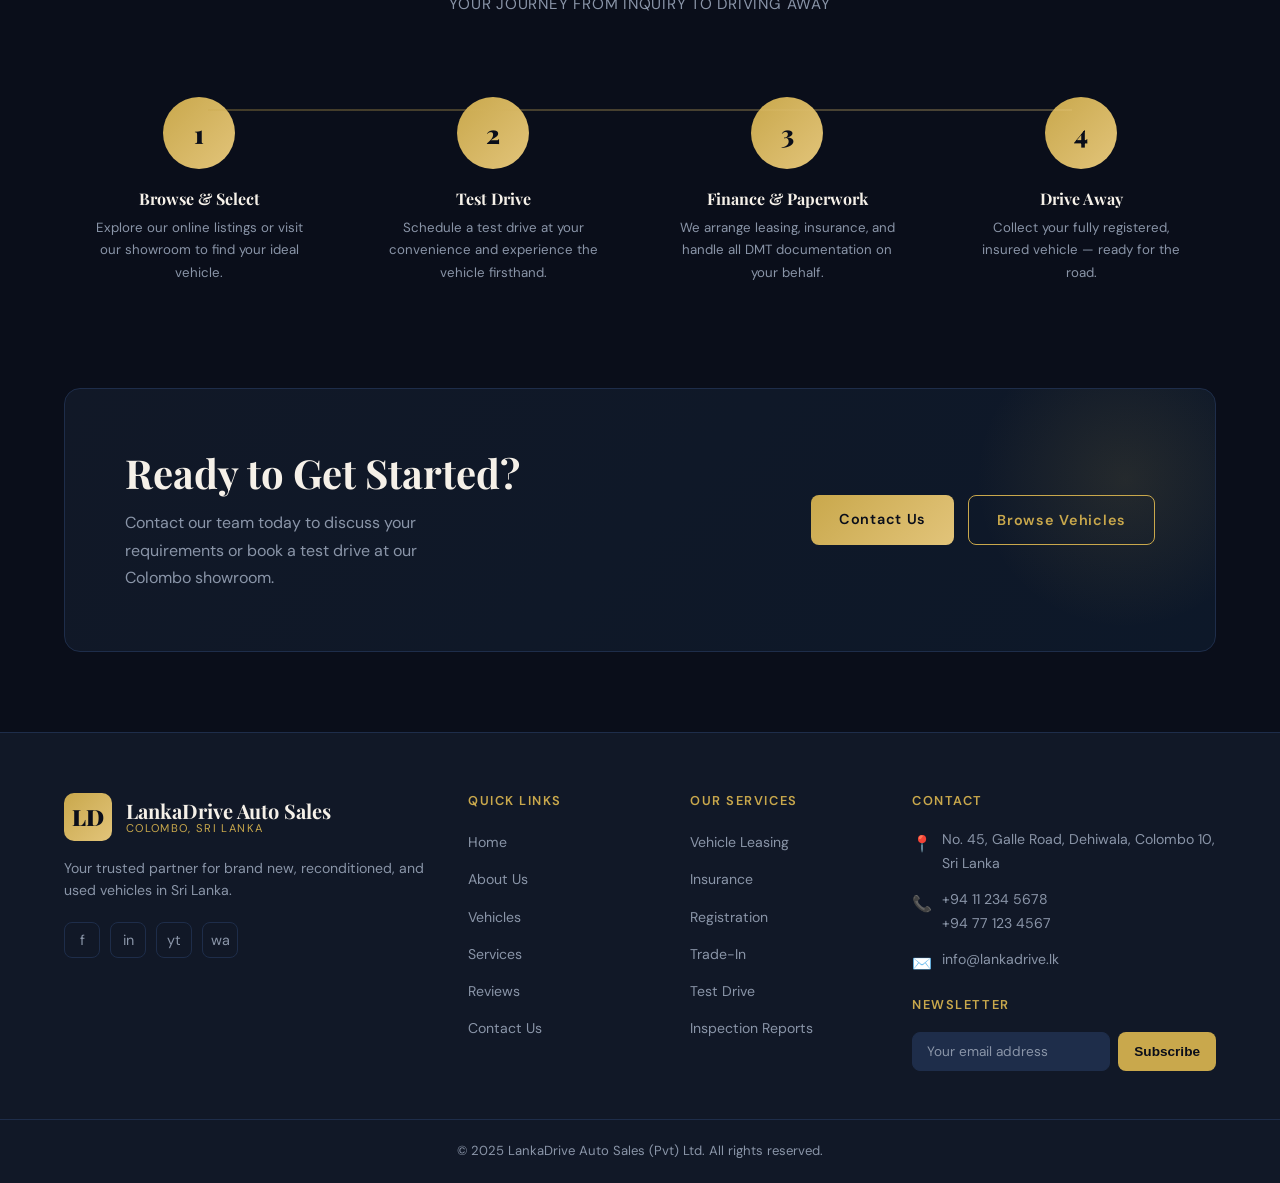
<file: services.html>
<!DOCTYPE html>
<html lang="en">
<head>
  <meta charset="UTF-8">
  <meta name="viewport" content="width=device-width, initial-scale=1.0">
  <title>Services | LankaDrive Auto Sales</title>
  <link rel="stylesheet" href="css/style.css">
</head>
<body>

<header>
  <div class="header-inner">
    <a href="index.html" class="logo-wrap">
      <div class="logo-icon">LD</div>
      <div class="logo-text"><span class="brand">LankaDrive Auto Sales</span><span class="tagline">Colombo, Sri Lanka</span></div>
    </a>
    <nav>
      <ul id="nav-menu">
        <li><a href="index.html">Home</a></li>
        <li><a href="about.html">About Us</a></li>
        <li><a href="vehicles.html">Vehicles</a></li>
        <li><a href="services.html" class="active">Services</a></li>
        <li><a href="reviews.html">Reviews</a></li>
        <li><a href="contact.html" class="nav-contact-btn">Contact Us</a></li>
      </ul>
    </nav>
    <div class="hamburger" id="hamburger"><span></span><span></span><span></span></div>
  </div>
</header>

<section class="page-hero">
  <div class="container">
    <h1>Our Services</h1>
    <p>Everything you need from purchase to registration — we take care of it all</p>
    <div class="breadcrumb"><a href="index.html">Home</a> &rsaquo; Services</div>
  </div>
</section>

<section class="section">
  <div class="container">
    <h2 class="section-title">What We Offer</h2>
    <span class="gold-line"></span>
    <p class="section-subtitle" style="margin-top:16px;">Comprehensive automotive services designed for Sri Lankan buyers</p>

    <div id="services-grid">

      <div class="service-card">
        <div class="service-icon">🏦</div>
        <h3>Vehicle Leasing Assistance</h3>
        <p>We partner with all major commercial banks and licensed finance companies in Sri Lanka — including People's Bank, Commercial Bank, Nations Trust Bank, and LOLC — to arrange leasing facilities at competitive interest rates. Our finance specialists will compare packages and find the best deal for your income and credit profile, with repayment periods of up to 7 years and financing of up to 85% of the vehicle value.</p>
      </div>

      <div class="service-card">
        <div class="service-icon">🛡️</div>
        <h3>Insurance Arrangements</h3>
        <p>Don't waste time shopping for insurance. Our dedicated team will obtain quotations from multiple leading insurers including Sri Lanka Insurance, Ceylinco, and Allianz, ensuring you receive the broadest comprehensive or third-party fire &amp; theft cover at the lowest premium available. We handle all documentation and ensure your policy is active before you drive away.</p>
      </div>

      <div class="service-card">
        <div class="service-icon">📋</div>
        <h3>Vehicle Registration Services</h3>
        <p>Navigating DMT (Department of Motor Traffic) can be time-consuming. Our experienced team manages the entire registration process on your behalf — from preparing all forms and receipts to attending the DMT office for transfers and new registrations. We ensure your vehicle is legally registered in your name with minimum hassle and delay.</p>
      </div>

      <div class="service-card">
        <div class="service-icon">🔄</div>
        <h3>Trade-In Options</h3>
        <p>Ready to upgrade your current vehicle? Bring it to LankaDrive for a free, no-obligation valuation by our expert assessors. We assess condition, mileage, market demand, and current prices to offer you a fair trade-in value. You can then apply this amount directly toward your next purchase, reducing the finance required and getting you into your dream car sooner.</p>
      </div>

      <div class="service-card">
        <div class="service-icon">🚗</div>
        <h3>Test Drive Booking</h3>
        <p>We believe the best way to choose a vehicle is to drive it. Book a test drive with any vehicle in our showroom at your convenience — including early mornings and weekends. Our team will guide you on the key features and performance characteristics to look for, ensuring you feel fully confident in your decision before signing anything.</p>
      </div>

      <div class="service-card">
        <div class="service-icon">🔍</div>
        <h3>Vehicle Inspection Reports</h3>
        <p>Every vehicle we sell is backed by a comprehensive inspection report covering the engine, transmission, suspension, bodywork, electronics, and safety systems. For reconditioned imports from Japan, we provide the original Auction Sheet indicating the vehicle's condition grade at the time of export. Customers may also request an independent third-party inspection at their cost.</p>
      </div>

    </div>
  </div>
</section>

<!-- PROCESS -->
<section class="section" style="padding-top:0;">
  <div class="container">
    <h2 class="section-title">How It Works</h2>
    <span class="gold-line"></span>
    <p class="section-subtitle" style="margin-top:16px;">Your journey from inquiry to driving away</p>
    <div class="process-grid">
      <div class="process-grid-line"></div>
      <div style="text-align:center;padding:24px;">
        <div style="width:72px;height:72px;border-radius:50%;background:linear-gradient(135deg,var(--gold),var(--gold-light));display:flex;align-items:center;justify-content:center;margin:0 auto 20px;font-size:1.6rem;color:var(--midnight);font-weight:900;font-family:var(--font-display);">1</div>
        <h3 style="font-size:1rem;margin-bottom:8px;">Browse &amp; Select</h3>
        <p style="font-size:0.83rem;color:var(--muted);">Explore our online listings or visit our showroom to find your ideal vehicle.</p>
      </div>
      <div style="text-align:center;padding:24px;">
        <div style="width:72px;height:72px;border-radius:50%;background:linear-gradient(135deg,var(--gold),var(--gold-light));display:flex;align-items:center;justify-content:center;margin:0 auto 20px;font-size:1.6rem;color:var(--midnight);font-weight:900;font-family:var(--font-display);">2</div>
        <h3 style="font-size:1rem;margin-bottom:8px;">Test Drive</h3>
        <p style="font-size:0.83rem;color:var(--muted);">Schedule a test drive at your convenience and experience the vehicle firsthand.</p>
      </div>
      <div style="text-align:center;padding:24px;">
        <div style="width:72px;height:72px;border-radius:50%;background:linear-gradient(135deg,var(--gold),var(--gold-light));display:flex;align-items:center;justify-content:center;margin:0 auto 20px;font-size:1.6rem;color:var(--midnight);font-weight:900;font-family:var(--font-display);">3</div>
        <h3 style="font-size:1rem;margin-bottom:8px;">Finance &amp; Paperwork</h3>
        <p style="font-size:0.83rem;color:var(--muted);">We arrange leasing, insurance, and handle all DMT documentation on your behalf.</p>
      </div>
      <div style="text-align:center;padding:24px;">
        <div style="width:72px;height:72px;border-radius:50%;background:linear-gradient(135deg,var(--gold),var(--gold-light));display:flex;align-items:center;justify-content:center;margin:0 auto 20px;font-size:1.6rem;color:var(--midnight);font-weight:900;font-family:var(--font-display);">4</div>
        <h3 style="font-size:1rem;margin-bottom:8px;">Drive Away</h3>
        <p style="font-size:0.83rem;color:var(--muted);">Collect your fully registered, insured vehicle — ready for the road.</p>
      </div>
    </div>
  </div>
</section>

<!-- CTA -->
<section class="section" style="padding-top:0;">
  <div class="container">
    <div class="promo-section">
      <div>
        <h2>Ready to Get Started?</h2>
        <p>Contact our team today to discuss your requirements or book a test drive at our Colombo showroom.</p>
      </div>
      <div class="promo-actions">
        <a href="contact.html" class="btn btn-gold">Contact Us</a>
        <a href="vehicles.html" class="btn btn-outline">Browse Vehicles</a>
      </div>
    </div>
  </div>
</section>

<footer>
  <div class="footer-grid">
    <div class="footer-brand">
      <a href="index.html" class="logo-wrap">
        <div class="logo-icon">LD</div>
        <div class="logo-text"><span class="brand">LankaDrive Auto Sales</span><span class="tagline">Colombo, Sri Lanka</span></div>
      </a>
      <p>Your trusted partner for brand new, reconditioned, and used vehicles in Sri Lanka.</p>
      <div class="social-icons" style="margin-top:20px;">
        <a href="#" title="Facebook">f</a><a href="#" title="Instagram">in</a><a href="#" title="YouTube">yt</a><a href="#" title="WhatsApp">wa</a>
      </div>
    </div>
    <div class="footer-col">
      <h4>Quick Links</h4>
      <ul>
        <li><a href="index.html">Home</a></li><li><a href="about.html">About Us</a></li>
        <li><a href="vehicles.html">Vehicles</a></li><li><a href="services.html">Services</a></li>
        <li><a href="reviews.html">Reviews</a></li><li><a href="contact.html">Contact Us</a></li>
      </ul>
    </div>
    <div class="footer-col">
      <h4>Our Services</h4>
      <ul>
        <li><a href="services.html">Vehicle Leasing</a></li><li><a href="services.html">Insurance</a></li>
        <li><a href="services.html">Registration</a></li><li><a href="services.html">Trade-In</a></li>
        <li><a href="services.html">Test Drive</a></li><li><a href="services.html">Inspection Reports</a></li>
      </ul>
    </div>
    <div class="footer-col">
      <h4>Contact</h4>
      <div class="footer-contact-item"><span class="icon">📍</span><p>No. 45, Galle Road, Dehiwala, Colombo 10, Sri Lanka</p></div>
      <div class="footer-contact-item"><span class="icon">📞</span><p>+94 11 234 5678<br>+94 77 123 4567</p></div>
      <div class="footer-contact-item"><span class="icon">✉️</span><p>info@lankadrive.lk</p></div>
      <h4 style="margin-top:20px;">Newsletter</h4>
      <div class="newsletter-form"><input type="email" placeholder="Your email address"><button type="button">Subscribe</button></div>
    </div>
  </div>
  <div class="footer-bottom">&copy; 2025 LankaDrive Auto Sales (Pvt) Ltd. All rights reserved.</div>
</footer>

<script>
  const hamburger = document.getElementById('hamburger');
  const navMenu = document.getElementById('nav-menu');
  hamburger.addEventListener('click', () => navMenu.classList.toggle('open'));
</script>
</body>
</html>
</file>
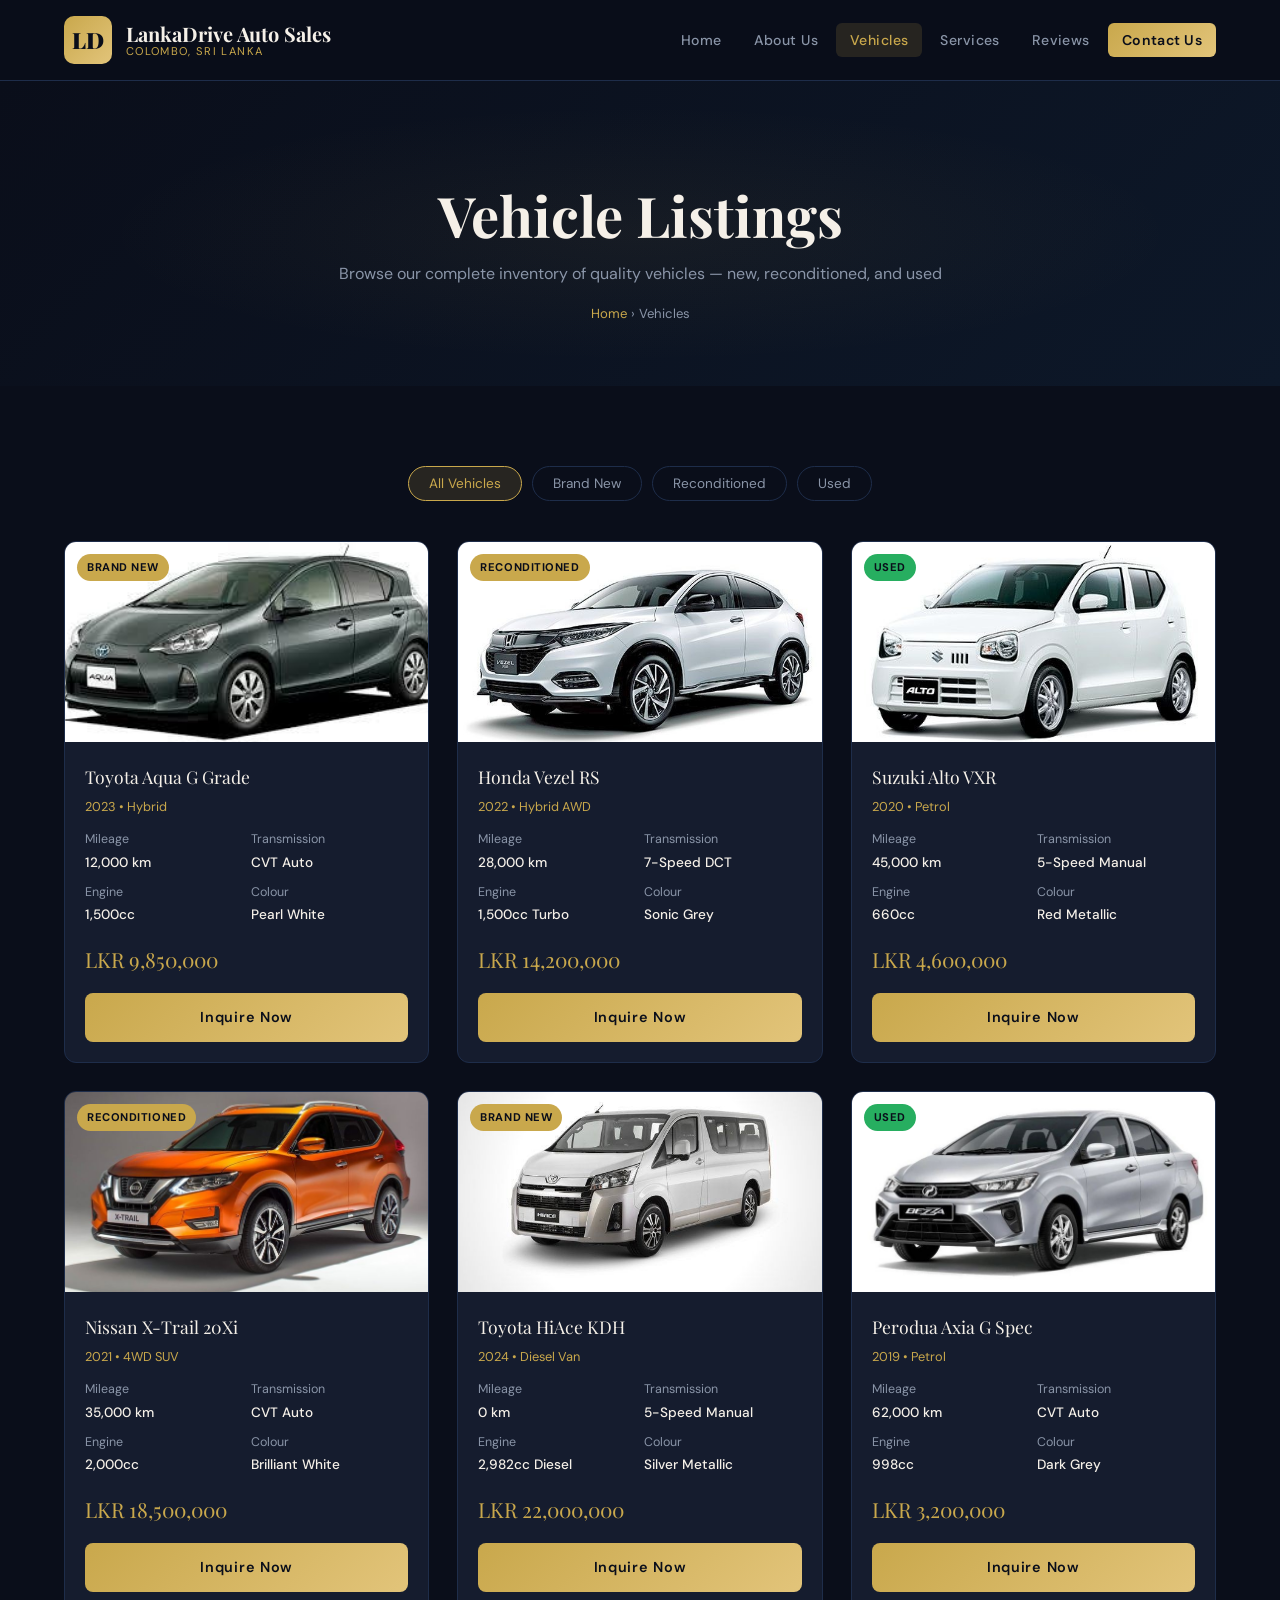
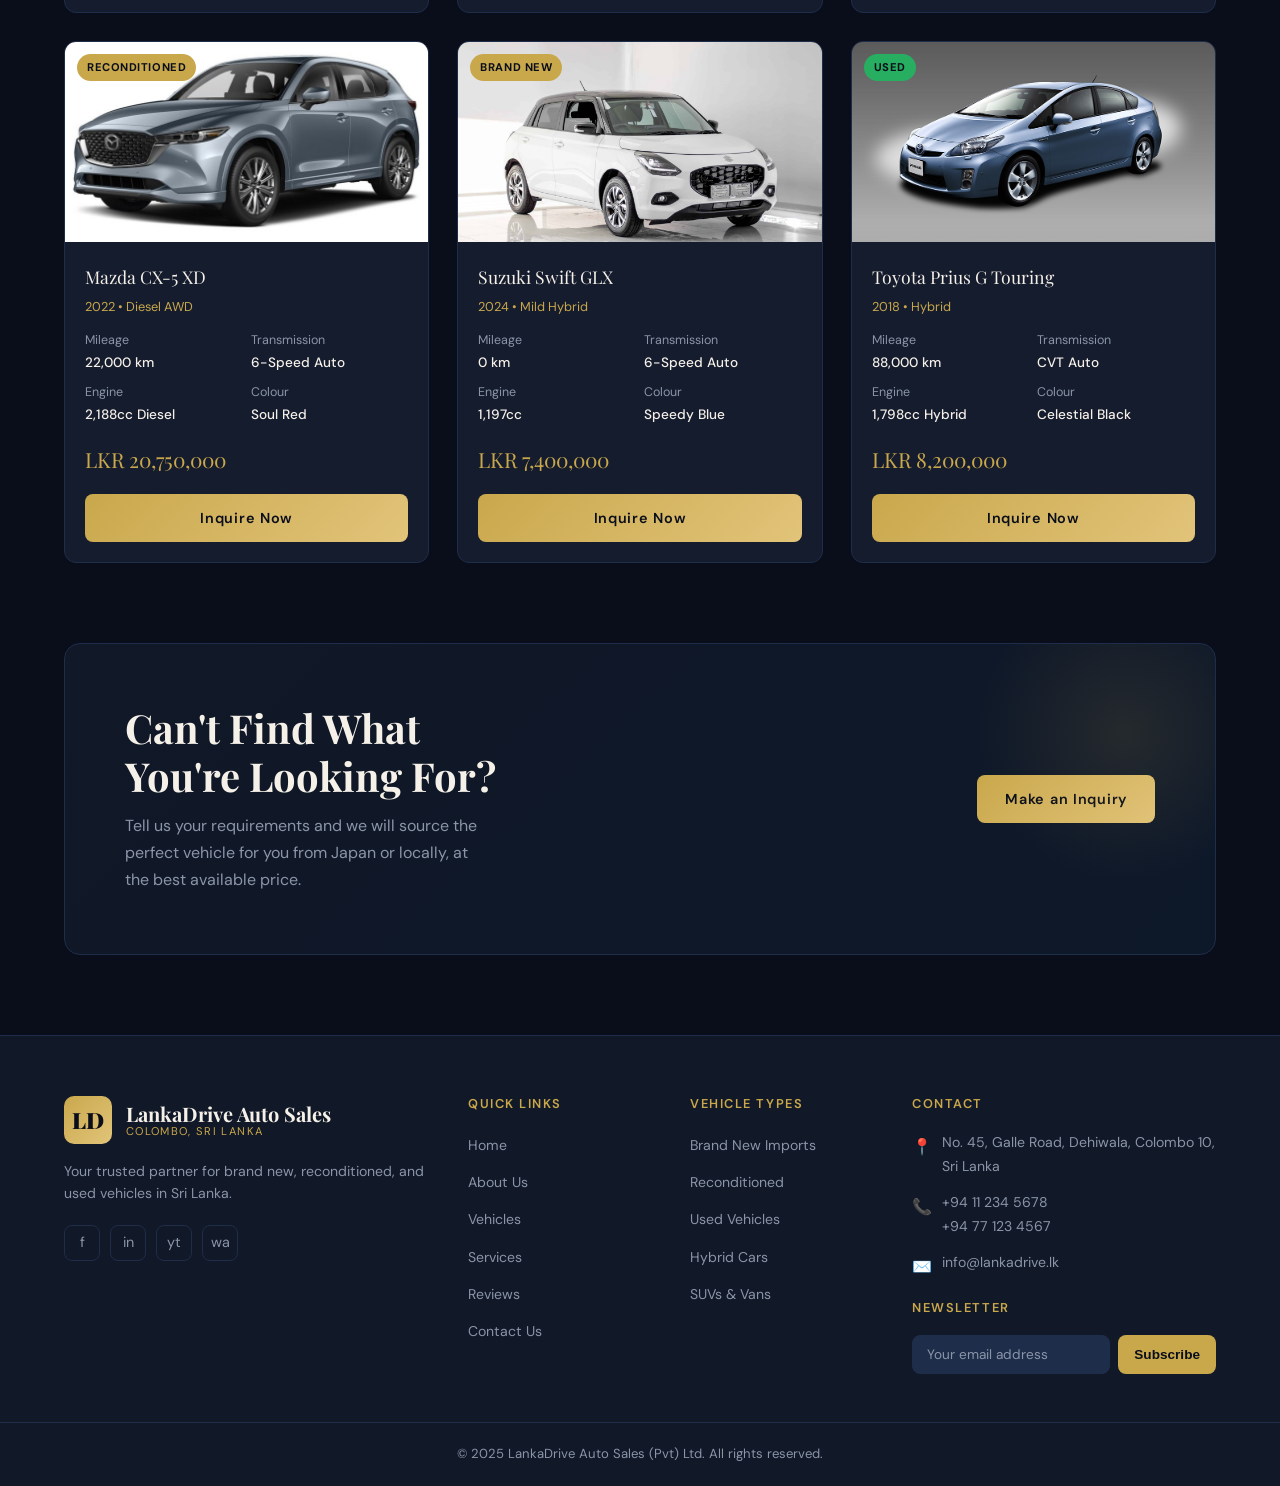
<file: vehicles.html>
<!DOCTYPE html>
<html lang="en">
<head>
  <meta charset="UTF-8">
  <meta name="viewport" content="width=device-width, initial-scale=1.0">
  <title>Vehicle Listings | LankaDrive Auto Sales</title>
  <link rel="stylesheet" href="css/style.css">
</head>
<body>

<header>
  <div class="header-inner">
    <a href="index.html" class="logo-wrap">
      <div class="logo-icon">LD</div>
      <div class="logo-text"><span class="brand">LankaDrive Auto Sales</span><span class="tagline">Colombo, Sri Lanka</span></div>
    </a>
    <nav>
      <ul id="nav-menu">
        <li><a href="index.html">Home</a></li>
        <li><a href="about.html">About Us</a></li>
        <li><a href="vehicles.html" class="active">Vehicles</a></li>
        <li><a href="services.html">Services</a></li>
        <li><a href="reviews.html">Reviews</a></li>
        <li><a href="contact.html" class="nav-contact-btn">Contact Us</a></li>
      </ul>
    </nav>
    <div class="hamburger" id="hamburger"><span></span><span></span><span></span></div>
  </div>
</header>

<section class="page-hero">
  <div class="container">
    <h1>Vehicle Listings</h1>
    <p>Browse our complete inventory of quality vehicles — new, reconditioned, and used</p>
    <div class="breadcrumb"><a href="index.html">Home</a> &rsaquo; Vehicles</div>
  </div>
</section>

<section class="section">
  <div class="container">
    <div class="filter-bar">
      <button class="filter-btn active" onclick="filterVehicles('all', this)">All Vehicles</button>
      <button class="filter-btn" onclick="filterVehicles('new', this)">Brand New</button>
      <button class="filter-btn" onclick="filterVehicles('reconditioned', this)">Reconditioned</button>
      <button class="filter-btn" onclick="filterVehicles('used', this)">Used</button>
    </div>

    <div class="vehicles-grid" id="vehicles-grid">

      <!-- Vehicle 1 -->
      <div class="card vehicle-card" data-type="new">
        <div class="vehicle-img"><img src="images/car-aqua.jpg" alt="Toyota Aqua G Grade"></div>
        <span class="vehicle-badge">Brand New</span>
        <div class="vehicle-body">
          <div class="vehicle-name">Toyota Aqua G Grade</div>
          <div class="vehicle-year">2023 • Hybrid</div>
          <div class="vehicle-specs">
            <div class="spec">Mileage<span>12,000 km</span></div>
            <div class="spec">Transmission<span>CVT Auto</span></div>
            <div class="spec">Engine<span>1,500cc</span></div>
            <div class="spec">Colour<span>Pearl White</span></div>
          </div>
          <div class="vehicle-price">LKR 9,850,000</div>
          <a href="contact.html" class="btn btn-gold" style="width:100%;text-align:center;">Inquire Now</a>
        </div>
      </div>

      <!-- Vehicle 2 -->
      <div class="card vehicle-card" data-type="reconditioned">
        <div class="vehicle-img"><img src="images/car-vezel.jpeg" alt="Honda Vezel RS"></div>
        <span class="vehicle-badge">Reconditioned</span>
        <div class="vehicle-body">
          <div class="vehicle-name">Honda Vezel RS</div>
          <div class="vehicle-year">2022 • Hybrid AWD</div>
          <div class="vehicle-specs">
            <div class="spec">Mileage<span>28,000 km</span></div>
            <div class="spec">Transmission<span>7-Speed DCT</span></div>
            <div class="spec">Engine<span>1,500cc Turbo</span></div>
            <div class="spec">Colour<span>Sonic Grey</span></div>
          </div>
          <div class="vehicle-price">LKR 14,200,000</div>
          <a href="contact.html" class="btn btn-gold" style="width:100%;text-align:center;">Inquire Now</a>
        </div>
      </div>

      <!-- Vehicle 3 -->
      <div class="card vehicle-card" data-type="used">
        <div class="vehicle-img"><img src="images/car-alto.jpeg" alt="Suzuki Alto VXR"></div>
        <span class="vehicle-badge" style="background:#27ae60;">Used</span>
        <div class="vehicle-body">
          <div class="vehicle-name">Suzuki Alto VXR</div>
          <div class="vehicle-year">2020 • Petrol</div>
          <div class="vehicle-specs">
            <div class="spec">Mileage<span>45,000 km</span></div>
            <div class="spec">Transmission<span>5-Speed Manual</span></div>
            <div class="spec">Engine<span>660cc</span></div>
            <div class="spec">Colour<span>Red Metallic</span></div>
          </div>
          <div class="vehicle-price">LKR 4,600,000</div>
          <a href="contact.html" class="btn btn-gold" style="width:100%;text-align:center;">Inquire Now</a>
        </div>
      </div>

      <!-- Vehicle 4 -->
      <div class="card vehicle-card" data-type="reconditioned">
        <div class="vehicle-img"><img src="images/car-xtrail.jpeg" alt="Nissan X-Trail 20Xi"></div>
        <span class="vehicle-badge">Reconditioned</span>
        <div class="vehicle-body">
          <div class="vehicle-name">Nissan X-Trail 20Xi</div>
          <div class="vehicle-year">2021 • 4WD SUV</div>
          <div class="vehicle-specs">
            <div class="spec">Mileage<span>35,000 km</span></div>
            <div class="spec">Transmission<span>CVT Auto</span></div>
            <div class="spec">Engine<span>2,000cc</span></div>
            <div class="spec">Colour<span>Brilliant White</span></div>
          </div>
          <div class="vehicle-price">LKR 18,500,000</div>
          <a href="contact.html" class="btn btn-gold" style="width:100%;text-align:center;">Inquire Now</a>
        </div>
      </div>

      <!-- Vehicle 5 -->
      <div class="card vehicle-card" data-type="new">
        <div class="vehicle-img"><img src="images/car-hiace.jpeg" alt="Toyota HiAce KDH"></div>
        <span class="vehicle-badge">Brand New</span>
        <div class="vehicle-body">
          <div class="vehicle-name">Toyota HiAce KDH</div>
          <div class="vehicle-year">2024 • Diesel Van</div>
          <div class="vehicle-specs">
            <div class="spec">Mileage<span>0 km</span></div>
            <div class="spec">Transmission<span>5-Speed Manual</span></div>
            <div class="spec">Engine<span>2,982cc Diesel</span></div>
            <div class="spec">Colour<span>Silver Metallic</span></div>
          </div>
          <div class="vehicle-price">LKR 22,000,000</div>
          <a href="contact.html" class="btn btn-gold" style="width:100%;text-align:center;">Inquire Now</a>
        </div>
      </div>

      <!-- Vehicle 6 -->
      <div class="card vehicle-card" data-type="used">
        <div class="vehicle-img"><img src="images/car-axia.jpeg" alt="Perodua Axia G Spec"></div>
        <span class="vehicle-badge" style="background:#27ae60;">Used</span>
        <div class="vehicle-body">
          <div class="vehicle-name">Perodua Axia G Spec</div>
          <div class="vehicle-year">2019 • Petrol</div>
          <div class="vehicle-specs">
            <div class="spec">Mileage<span>62,000 km</span></div>
            <div class="spec">Transmission<span>CVT Auto</span></div>
            <div class="spec">Engine<span>998cc</span></div>
            <div class="spec">Colour<span>Dark Grey</span></div>
          </div>
          <div class="vehicle-price">LKR 3,200,000</div>
          <a href="contact.html" class="btn btn-gold" style="width:100%;text-align:center;">Inquire Now</a>
        </div>
      </div>

      <!-- Vehicle 7 -->
      <div class="card vehicle-card" data-type="reconditioned">
        <div class="vehicle-img"><img src="images/car-cx5.jpeg" alt="Mazda CX-5 XD"></div>
        <span class="vehicle-badge">Reconditioned</span>
        <div class="vehicle-body">
          <div class="vehicle-name">Mazda CX-5 XD</div>
          <div class="vehicle-year">2022 • Diesel AWD</div>
          <div class="vehicle-specs">
            <div class="spec">Mileage<span>22,000 km</span></div>
            <div class="spec">Transmission<span>6-Speed Auto</span></div>
            <div class="spec">Engine<span>2,188cc Diesel</span></div>
            <div class="spec">Colour<span>Soul Red</span></div>
          </div>
          <div class="vehicle-price">LKR 20,750,000</div>
          <a href="contact.html" class="btn btn-gold" style="width:100%;text-align:center;">Inquire Now</a>
        </div>
      </div>

      <!-- Vehicle 8 -->
      <div class="card vehicle-card" data-type="new">
        <div class="vehicle-img"><img src="images/car-swift.jpg" alt="Suzuki Swift GLX"></div>
        <span class="vehicle-badge">Brand New</span>
        <div class="vehicle-body">
          <div class="vehicle-name">Suzuki Swift GLX</div>
          <div class="vehicle-year">2024 • Mild Hybrid</div>
          <div class="vehicle-specs">
            <div class="spec">Mileage<span>0 km</span></div>
            <div class="spec">Transmission<span>6-Speed Auto</span></div>
            <div class="spec">Engine<span>1,197cc</span></div>
            <div class="spec">Colour<span>Speedy Blue</span></div>
          </div>
          <div class="vehicle-price">LKR 7,400,000</div>
          <a href="contact.html" class="btn btn-gold" style="width:100%;text-align:center;">Inquire Now</a>
        </div>
      </div>

      <!-- Vehicle 9 -->
      <div class="card vehicle-card" data-type="used">
        <div class="vehicle-img"><img src="images/car-prius.jpg" alt="Toyota Prius G Touring"></div>
        <span class="vehicle-badge" style="background:#27ae60;">Used</span>
        <div class="vehicle-body">
          <div class="vehicle-name">Toyota Prius G Touring</div>
          <div class="vehicle-year">2018 • Hybrid</div>
          <div class="vehicle-specs">
            <div class="spec">Mileage<span>88,000 km</span></div>
            <div class="spec">Transmission<span>CVT Auto</span></div>
            <div class="spec">Engine<span>1,798cc Hybrid</span></div>
            <div class="spec">Colour<span>Celestial Black</span></div>
          </div>
          <div class="vehicle-price">LKR 8,200,000</div>
          <a href="contact.html" class="btn btn-gold" style="width:100%;text-align:center;">Inquire Now</a>
        </div>
      </div>

    </div><!-- /vehicles-grid -->
  </div>
</section>

<!-- CTA -->
<section class="section" style="padding-top:0;">
  <div class="container">
    <div class="promo-section">
      <div>
        <h2>Can't Find What You're Looking For?</h2>
        <p>Tell us your requirements and we will source the perfect vehicle for you from Japan or locally, at the best available price.</p>
      </div>
      <div class="promo-actions">
        <a href="contact.html" class="btn btn-gold">Make an Inquiry</a>
      </div>
    </div>
  </div>
</section>

<footer>
  <div class="footer-grid">
    <div class="footer-brand">
      <a href="index.html" class="logo-wrap">
        <div class="logo-icon">LD</div>
        <div class="logo-text"><span class="brand">LankaDrive Auto Sales</span><span class="tagline">Colombo, Sri Lanka</span></div>
      </a>
      <p>Your trusted partner for brand new, reconditioned, and used vehicles in Sri Lanka.</p>
      <div class="social-icons" style="margin-top:20px;">
        <a href="#" title="Facebook">f</a><a href="#" title="Instagram">in</a><a href="#" title="YouTube">yt</a><a href="#" title="WhatsApp">wa</a>
      </div>
    </div>
    <div class="footer-col">
      <h4>Quick Links</h4>
      <ul>
        <li><a href="index.html">Home</a></li><li><a href="about.html">About Us</a></li>
        <li><a href="vehicles.html">Vehicles</a></li><li><a href="services.html">Services</a></li>
        <li><a href="reviews.html">Reviews</a></li><li><a href="contact.html">Contact Us</a></li>
      </ul>
    </div>
    <div class="footer-col">
      <h4>Vehicle Types</h4>
      <ul>
        <li><a href="vehicles.html">Brand New Imports</a></li><li><a href="vehicles.html">Reconditioned</a></li>
        <li><a href="vehicles.html">Used Vehicles</a></li><li><a href="vehicles.html">Hybrid Cars</a></li>
        <li><a href="vehicles.html">SUVs &amp; Vans</a></li>
      </ul>
    </div>
    <div class="footer-col">
      <h4>Contact</h4>
      <div class="footer-contact-item"><span class="icon">📍</span><p>No. 45, Galle Road, Dehiwala, Colombo 10, Sri Lanka</p></div>
      <div class="footer-contact-item"><span class="icon">📞</span><p>+94 11 234 5678<br>+94 77 123 4567</p></div>
      <div class="footer-contact-item"><span class="icon">✉️</span><p>info@lankadrive.lk</p></div>
      <h4 style="margin-top:20px;">Newsletter</h4>
      <div class="newsletter-form"><input type="email" placeholder="Your email address"><button type="button">Subscribe</button></div>
    </div>
  </div>
  <div class="footer-bottom">&copy; 2025 LankaDrive Auto Sales (Pvt) Ltd. All rights reserved.</div>
</footer>

<script>
  const hamburger = document.getElementById('hamburger');
  const navMenu = document.getElementById('nav-menu');
  hamburger.addEventListener('click', () => navMenu.classList.toggle('open'));

  function filterVehicles(type, btn) {
    document.querySelectorAll('.filter-btn').forEach(b => b.classList.remove('active'));
    btn.classList.add('active');
    document.querySelectorAll('.vehicle-card').forEach(card => {
      if (type === 'all' || card.dataset.type === type) {
        card.style.display = '';
      } else {
        card.style.display = 'none';
      }
    });
  }
</script>
</body>
</html>
</file>
<file: css/style.css>
/* ============================================================
   LankaDrive Auto Sales — Main Stylesheet
   Aesthetic: Premium Sri Lankan Automotive — Deep Midnight + Gold
   ============================================================ */

@import url('https://fonts.googleapis.com/css2?family=Playfair+Display:wght@400;700;900&family=DM+Sans:wght@300;400;500;600&display=swap');

:root {
  --midnight: #0a0e1a;
  --deep-navy: #111827;
  --card-bg: #151c2e;
  --border: #1e2d4a;
  --gold: #c9a84c;
  --gold-light: #e2c47a;
  --gold-dim: rgba(201,168,76,0.15);
  --white: #f5f0e8;
  --muted: #8a95a8;
  --font-display: 'Playfair Display', Georgia, serif;
  --font-body: 'DM Sans', 'Segoe UI', sans-serif;
  --radius: 8px;
  --shadow: 0 4px 24px rgba(0,0,0,0.4);
  --transition: 0.3s cubic-bezier(0.4,0,0.2,1);
}

*, *::before, *::after { box-sizing: border-box; margin: 0; padding: 0; }
html { scroll-behavior: smooth; }
body { background: var(--midnight); color: var(--white); font-family: var(--font-body); font-size: 16px; line-height: 1.7; min-height: 100vh; }
img { max-width: 100%; display: block; }
a { text-decoration: none; color: inherit; }
ul { list-style: none; }

h1, h2, h3, h4 { font-family: var(--font-display); line-height: 1.2; }
h1 { font-size: clamp(2rem, 5vw, 3.5rem); }
h2 { font-size: clamp(1.6rem, 3.5vw, 2.5rem); }
h3 { font-size: clamp(1.1rem, 2vw, 1.4rem); }
p { color: rgba(245,240,232,0.8); }

.container { max-width: 1200px; margin: 0 auto; padding: 0 24px; }
.section { padding: 80px 0; }
.section-title { text-align: center; margin-bottom: 16px; color: var(--white); }
.section-subtitle { text-align: center; color: var(--muted); margin-bottom: 56px; font-size: 0.95rem; letter-spacing: 0.05em; text-transform: uppercase; }
.gold-line { display: block; width: 60px; height: 3px; background: linear-gradient(90deg, var(--gold), var(--gold-light)); margin: 12px auto 0; border-radius: 2px; }
.btn { display: inline-block; padding: 12px 28px; border-radius: var(--radius); font-family: var(--font-body); font-size: 0.9rem; font-weight: 600; letter-spacing: 0.05em; cursor: pointer; transition: var(--transition); border: none; }
.btn-gold { background: linear-gradient(135deg, var(--gold), var(--gold-light)); color: var(--midnight); }
.btn-gold:hover { transform: translateY(-2px); box-shadow: 0 8px 24px rgba(201,168,76,0.35); }
.btn-outline { background: transparent; border: 1.5px solid var(--gold); color: var(--gold); }
.btn-outline:hover { background: var(--gold-dim); transform: translateY(-2px); }

/* Header */
header { position: sticky; top: 0; z-index: 1000; background: rgba(10,14,26,0.95); backdrop-filter: blur(12px); border-bottom: 1px solid var(--border); }
.header-inner { display: flex; align-items: center; justify-content: space-between; padding: 16px 24px; max-width: 1200px; margin: 0 auto; }
.logo-wrap { display: flex; align-items: center; gap: 14px; }
.logo-icon { width: 48px; height: 48px; background: linear-gradient(135deg, var(--gold), var(--gold-light)); border-radius: 10px; display: flex; align-items: center; justify-content: center; font-size: 1.4rem; color: var(--midnight); font-weight: 900; font-family: var(--font-display); flex-shrink: 0; }
.logo-text { display: flex; flex-direction: column; line-height: 1.1; }
.logo-text .brand { font-family: var(--font-display); font-size: 1.25rem; color: var(--white); font-weight: 700; }
.logo-text .tagline { font-size: 0.7rem; color: var(--gold); letter-spacing: 0.12em; text-transform: uppercase; }

nav ul { display: flex; gap: 4px; align-items: center; }
nav ul li a { padding: 8px 14px; border-radius: 6px; font-size: 0.88rem; font-weight: 500; color: var(--muted); transition: var(--transition); letter-spacing: 0.03em; }
nav ul li a:hover, nav ul li a.active { color: var(--gold); background: var(--gold-dim); }
.nav-contact-btn { background: linear-gradient(135deg, var(--gold), var(--gold-light)) !important; color: var(--midnight) !important; font-weight: 600 !important; }
.hamburger { display: none; flex-direction: column; gap: 5px; cursor: pointer; padding: 4px; }
.hamburger span { display: block; width: 24px; height: 2px; background: var(--white); border-radius: 2px; transition: var(--transition); }

/* Footer */
footer { background: var(--deep-navy); border-top: 1px solid var(--border); padding: 60px 0 0; }
.footer-grid { display: grid; grid-template-columns: 2fr 1fr 1fr 1.5fr; gap: 40px; max-width: 1200px; margin: 0 auto; padding: 0 24px 48px; }
.footer-brand .logo-wrap { margin-bottom: 16px; }
.footer-brand p { color: var(--muted); font-size: 0.88rem; line-height: 1.6; }
.footer-col h4 { color: var(--gold); font-size: 0.8rem; letter-spacing: 0.12em; text-transform: uppercase; margin-bottom: 20px; font-family: var(--font-body); font-weight: 600; }
.footer-col ul li { margin-bottom: 10px; }
.footer-col ul li a { color: var(--muted); font-size: 0.88rem; transition: var(--transition); }
.footer-col ul li a:hover { color: var(--gold); }
.footer-contact-item { display: flex; gap: 10px; align-items: flex-start; margin-bottom: 12px; }
.footer-contact-item .icon { color: var(--gold); font-size: 1rem; margin-top: 2px; }
.footer-contact-item p { color: var(--muted); font-size: 0.88rem; margin: 0; }
.social-icons { display: flex; gap: 10px; margin-top: 8px; }
.social-icons a { width: 36px; height: 36px; border: 1px solid var(--border); border-radius: 8px; display: flex; align-items: center; justify-content: center; color: var(--muted); font-size: 0.9rem; transition: var(--transition); }
.social-icons a:hover { border-color: var(--gold); color: var(--gold); background: var(--gold-dim); }
.newsletter-form { display: flex; gap: 8px; margin-top: 16px; }
.newsletter-form input { flex: 1; padding: 10px 14px; background: var(--border); border: 1px solid var(--border); border-radius: var(--radius); color: var(--white); font-family: var(--font-body); font-size: 0.85rem; outline: none; transition: var(--transition); }
.newsletter-form input:focus { border-color: var(--gold); }
.newsletter-form input::placeholder { color: var(--muted); }
.newsletter-form button { padding: 10px 16px; background: var(--gold); color: var(--midnight); border: none; border-radius: var(--radius); font-weight: 600; font-size: 0.85rem; cursor: pointer; transition: var(--transition); white-space: nowrap; }
.newsletter-form button:hover { background: var(--gold-light); }
.footer-bottom { border-top: 1px solid var(--border); text-align: center; padding: 20px 24px; color: var(--muted); font-size: 0.82rem; }

/* Hero */
.hero { position: relative; min-height: 90vh; display: flex; align-items: center; overflow: hidden; background: linear-gradient(135deg, #0a0e1a 0%, #0d1829 40%, #111827 100%); }
.hero-bg { position: absolute; inset: 0; background: radial-gradient(ellipse 70% 60% at 65% 50%, rgba(201,168,76,0.07) 0%, transparent 70%); pointer-events: none; }
.hero-grid-overlay { position: absolute; inset: 0; background-image: linear-gradient(rgba(201,168,76,0.04) 1px, transparent 1px), linear-gradient(90deg, rgba(201,168,76,0.04) 1px, transparent 1px); background-size: 60px 60px; pointer-events: none; }
.hero-content { position: relative; z-index: 2; max-width: 1200px; margin: 0 auto; padding: 80px 24px; }
.hero-badge { display: inline-flex; align-items: center; gap: 8px; background: var(--gold-dim); border: 1px solid rgba(201,168,76,0.3); color: var(--gold); padding: 6px 16px; border-radius: 100px; font-size: 0.78rem; letter-spacing: 0.1em; text-transform: uppercase; margin-bottom: 24px; font-weight: 600; }
.hero-badge::before { content: ''; width: 6px; height: 6px; border-radius: 50%; background: var(--gold); animation: pulse 2s infinite; }
@keyframes pulse { 0%,100%{opacity:1} 50%{opacity:0.3} }
.hero h1 { margin-bottom: 24px; font-weight: 900; }
.hero h1 em { font-style: normal; color: var(--gold); }
.hero p.lead { font-size: 1.1rem; color: var(--muted); max-width: 540px; margin-bottom: 40px; }
.hero-actions { display: flex; gap: 16px; flex-wrap: wrap; }
.hero-stats { display: flex; gap: 40px; margin-top: 64px; padding-top: 40px; border-top: 1px solid var(--border); flex-wrap: wrap; }
.hero-stat .number { font-family: var(--font-display); font-size: 2rem; font-weight: 700; color: var(--gold); }
.hero-stat .label { font-size: 0.8rem; color: var(--muted); text-transform: uppercase; letter-spacing: 0.08em; }

/* Cards */
.card { background: var(--card-bg); border: 1px solid var(--border); border-radius: 12px; overflow: hidden; transition: var(--transition); }
.card:hover { transform: translateY(-4px); border-color: rgba(201,168,76,0.3); box-shadow: var(--shadow); }
.vehicle-card { position: relative; }
.vehicle-card .vehicle-img { width: 100%; height: 200px; object-fit: cover; background: linear-gradient(135deg, #1a2340 0%, #0d1829 100%); display: flex; align-items: center; justify-content: center; font-size: 4rem; color: var(--border); }
.vehicle-card .vehicle-img img { width: 100%; height: 100%; object-fit: cover; }
.vehicle-card .vehicle-body { padding: 20px; }
.vehicle-card .vehicle-name { font-family: var(--font-display); font-size: 1.1rem; margin-bottom: 4px; color: var(--white); }
.vehicle-card .vehicle-year { font-size: 0.8rem; color: var(--gold); margin-bottom: 12px; }
.vehicle-card .vehicle-specs { display: grid; grid-template-columns: 1fr 1fr; gap: 8px; margin-bottom: 16px; }
.vehicle-card .spec { font-size: 0.78rem; color: var(--muted); }
.vehicle-card .spec span { display: block; color: var(--white); font-weight: 500; font-size: 0.85rem; }
.vehicle-card .vehicle-price { font-family: var(--font-display); font-size: 1.3rem; color: var(--gold); margin-bottom: 16px; }
.vehicle-card .vehicle-badge { position: absolute; top: 12px; left: 12px; background: var(--gold); color: var(--midnight); font-size: 0.7rem; font-weight: 700; padding: 4px 10px; border-radius: 100px; letter-spacing: 0.05em; text-transform: uppercase; }

/* Services */
#services-grid { display: grid; grid-template-columns: repeat(3, 1fr); gap: 24px; }
.process-grid { display: grid; grid-template-columns: repeat(4, 1fr); gap: 24px; position: relative; }
.process-grid-line { position: absolute; top: 36px; left: 12.5%; right: 12.5%; height: 2px; background: linear-gradient(90deg, var(--gold), var(--gold-light)); opacity: 0.3; }

.service-card { background: var(--card-bg); border: 1px solid var(--border); border-radius: 12px; padding: 32px 28px; transition: var(--transition); }
.service-card:hover { border-color: rgba(201,168,76,0.35); transform: translateY(-4px); box-shadow: var(--shadow); }
.service-icon { width: 56px; height: 56px; background: var(--gold-dim); border: 1px solid rgba(201,168,76,0.2); border-radius: 12px; display: flex; align-items: center; justify-content: center; font-size: 1.5rem; margin-bottom: 20px; }
.service-card h3 { margin-bottom: 10px; font-size: 1.1rem; }
.service-card p { font-size: 0.88rem; color: var(--muted); line-height: 1.6; }

/* Reviews */
#reviews-grid { display: grid; grid-template-columns: repeat(3, 1fr); gap: 24px; }
.rating-summary-card { display: grid; grid-template-columns: auto 1fr; gap: 48px; align-items: center; background: var(--card-bg); border: 1px solid var(--border); border-radius: 16px; padding: 40px; margin-bottom: 60px; }

.review-card { background: var(--card-bg); border: 1px solid var(--border); border-radius: 12px; padding: 28px; transition: var(--transition); }
.review-card:hover { border-color: rgba(201,168,76,0.25); }
.stars { color: var(--gold); font-size: 1rem; letter-spacing: 2px; margin-bottom: 12px; }
.review-text { font-size: 0.9rem; color: rgba(245,240,232,0.8); line-height: 1.7; margin-bottom: 20px; font-style: italic; }
.reviewer { display: flex; align-items: center; gap: 12px; }
.reviewer-avatar { width: 42px; height: 42px; border-radius: 50%; background: linear-gradient(135deg, var(--gold), var(--gold-light)); display: flex; align-items: center; justify-content: center; color: var(--midnight); font-weight: 700; font-size: 0.9rem; flex-shrink: 0; }
.reviewer-info .name { font-weight: 600; font-size: 0.9rem; color: var(--white); }
.reviewer-info .date { font-size: 0.78rem; color: var(--muted); }
.quote-mark { font-size: 3rem; color: var(--gold-dim); font-family: var(--font-display); line-height: 0.5; margin-bottom: 8px; }

/* Page Hero */
.page-hero { padding: 100px 0 60px; background: linear-gradient(135deg, #0a0e1a 0%, #0d1829 100%); text-align: center; position: relative; overflow: hidden; }
.page-hero::before { content: ''; position: absolute; inset: 0; background: radial-gradient(ellipse 60% 60% at 50% 50%, rgba(201,168,76,0.06) 0%, transparent 70%); }
.page-hero h1, .page-hero p { position: relative; z-index: 1; }
.page-hero p { color: var(--muted); margin-top: 12px; }
.breadcrumb { font-size: 0.82rem; color: var(--muted); margin-top: 16px; position: relative; z-index: 1; }
.breadcrumb a { color: var(--gold); }

/* About */
.about-grid { display: grid; grid-template-columns: 1fr 1fr; gap: 60px; align-items: center; }
.about-img-wrap { border-radius: 16px; overflow: hidden; border: 1px solid var(--border); height: 380px; background: linear-gradient(135deg, #0d1829 0%, #151c2e 100%); display: flex; align-items: center; justify-content: center; font-size: 6rem; color: var(--border); position: relative; }
.about-img-wrap::after { content: ''; position: absolute; inset: 0; background: linear-gradient(135deg, transparent 60%, rgba(201,168,76,0.08) 100%); }
.mv-grid { display: grid; grid-template-columns: 1fr 1fr; gap: 24px; margin-top: 32px; }
.mv-card { background: var(--card-bg); border: 1px solid var(--border); border-radius: 12px; padding: 28px; border-top: 3px solid var(--gold); }
.mv-card h3 { color: var(--gold); margin-bottom: 12px; font-size: 1rem; }
.mv-card p { font-size: 0.88rem; color: var(--muted); line-height: 1.6; }
.why-grid { display: grid; grid-template-columns: repeat(3, 1fr); gap: 24px; }
.why-item { background: var(--card-bg); border: 1px solid var(--border); border-radius: 12px; padding: 28px 24px; text-align: center; transition: var(--transition); }
.why-item:hover { border-color: rgba(201,168,76,0.3); transform: translateY(-3px); }
.why-item .icon { font-size: 2rem; margin-bottom: 14px; }
.why-item h3 { font-size: 1rem; margin-bottom: 8px; }
.why-item p { font-size: 0.83rem; color: var(--muted); line-height: 1.5; }

/* Vehicle Listings */
.vehicles-grid { display: grid; grid-template-columns: repeat(3, 1fr); gap: 28px; }
.filter-bar { display: flex; gap: 10px; flex-wrap: wrap; justify-content: center; margin-bottom: 40px; }
.filter-btn { padding: 8px 20px; border-radius: 100px; border: 1px solid var(--border); background: transparent; color: var(--muted); font-size: 0.85rem; cursor: pointer; transition: var(--transition); font-family: var(--font-body); }
.filter-btn:hover, .filter-btn.active { border-color: var(--gold); color: var(--gold); background: var(--gold-dim); }

/* Contact */
.contact-grid { display: grid; grid-template-columns: 1fr 1.5fr; gap: 48px; }
.contact-info-card { background: var(--card-bg); border: 1px solid var(--border); border-radius: 16px; padding: 40px; height: fit-content; }
.contact-item { display: flex; gap: 16px; align-items: flex-start; margin-bottom: 28px; }
.contact-item-icon { width: 44px; height: 44px; background: var(--gold-dim); border: 1px solid rgba(201,168,76,0.2); border-radius: 10px; display: flex; align-items: center; justify-content: center; font-size: 1.1rem; flex-shrink: 0; }
.contact-item-info h4 { font-size: 0.85rem; color: var(--gold); margin-bottom: 4px; font-family: var(--font-body); font-weight: 600; letter-spacing: 0.05em; }
.contact-item-info p { font-size: 0.9rem; color: var(--muted); line-height: 1.5; }
.form-card { background: var(--card-bg); border: 1px solid var(--border); border-radius: 16px; padding: 40px; }
.form-group { margin-bottom: 20px; }
.form-group label { display: block; font-size: 0.83rem; color: var(--muted); margin-bottom: 8px; letter-spacing: 0.04em; text-transform: uppercase; }
.form-group input, .form-group select, .form-group textarea { width: 100%; padding: 12px 16px; background: var(--midnight); border: 1px solid var(--border); border-radius: var(--radius); color: var(--white); font-family: var(--font-body); font-size: 0.9rem; outline: none; transition: var(--transition); }
.form-group input:focus, .form-group select:focus, .form-group textarea:focus { border-color: var(--gold); box-shadow: 0 0 0 3px rgba(201,168,76,0.1); }
.form-group textarea { height: 120px; resize: vertical; }
.form-group select { appearance: none; cursor: pointer; }
.form-row { display: grid; grid-template-columns: 1fr 1fr; gap: 16px; }
.radio-group, .checkbox-group { display: flex; gap: 20px; flex-wrap: wrap; }
.radio-label, .checkbox-label { display: flex; align-items: center; gap: 8px; cursor: pointer; font-size: 0.9rem; color: var(--muted); transition: var(--transition); }
.radio-label:hover, .checkbox-label:hover { color: var(--white); }
.radio-label input, .checkbox-label input { accent-color: var(--gold); width: 16px; height: 16px; }

/* Gallery */
.gallery-grid { display: grid; grid-template-columns: repeat(3, 1fr); gap: 16px; }
.gallery-item { border-radius: 12px; overflow: hidden; height: 200px; background: var(--card-bg); border: 1px solid var(--border); display: flex; align-items: center; justify-content: center; font-size: 3rem; color: var(--border); transition: var(--transition); }
.gallery-item:hover { transform: scale(1.02); border-color: rgba(201,168,76,0.3); }
.gallery-item.wide { grid-column: span 2; }
.gallery-item.tall { grid-row: span 2; height: auto; min-height: 416px; }
.gallery-item img { width: 100%; height: 100%; object-fit: cover; }

/* Promo */
.promo-section { background: linear-gradient(135deg, var(--deep-navy) 0%, #0d1829 100%); border: 1px solid var(--border); border-radius: 16px; padding: 60px; display: flex; align-items: center; justify-content: space-between; gap: 40px; position: relative; overflow: hidden; }
.promo-section::before { content: ''; position: absolute; right: -60px; top: -60px; width: 300px; height: 300px; background: radial-gradient(circle, rgba(201,168,76,0.12) 0%, transparent 70%); pointer-events: none; }
.promo-section h2 { max-width: 400px; }
.promo-section p { color: var(--muted); max-width: 360px; margin-top: 12px; }
.promo-actions { display: flex; gap: 14px; flex-shrink: 0; }

/* Media Testimonial */
.media-testimonial { background: var(--card-bg); border: 1px solid var(--border); border-radius: 16px; padding: 32px; margin-top: 40px; }
.media-testimonial h3 { margin-bottom: 20px; font-size: 1.2rem; }
.media-player { background: var(--midnight); border: 1px solid var(--border); border-radius: 12px; padding: 24px; display: flex; align-items: center; gap: 20px; }
.play-btn { width: 56px; height: 56px; background: linear-gradient(135deg, var(--gold), var(--gold-light)); border-radius: 50%; display: flex; align-items: center; justify-content: center; font-size: 1.2rem; color: var(--midnight); cursor: pointer; flex-shrink: 0; transition: var(--transition); }
.play-btn:hover { transform: scale(1.05); box-shadow: 0 0 20px rgba(201,168,76,0.4); }
.media-info h4 { font-size: 0.95rem; margin-bottom: 4px; }
.media-info p { font-size: 0.82rem; color: var(--muted); }
.audio-bar { flex: 1; height: 4px; background: var(--border); border-radius: 2px; position: relative; cursor: pointer; }
.audio-bar::after { content: ''; position: absolute; left: 0; top: 0; width: 35%; height: 100%; background: linear-gradient(90deg, var(--gold), var(--gold-light)); border-radius: 2px; }

.featured-grid { display: grid; grid-template-columns: repeat(3, 1fr); gap: 28px; }

/* Responsive */
@media (max-width: 1024px) {
  .footer-grid { grid-template-columns: 1fr 1fr; }
  .vehicles-grid { grid-template-columns: repeat(2, 1fr); }
  .featured-grid { grid-template-columns: repeat(2, 1fr); }
  .why-grid { grid-template-columns: repeat(2, 1fr); }
  .contact-grid { grid-template-columns: 1fr; }
  #services-grid { grid-template-columns: repeat(2, 1fr); }
  .process-grid { grid-template-columns: repeat(2, 1fr); }
  .process-grid-line { display: none; }
  #reviews-grid { grid-template-columns: repeat(2, 1fr); }
}
@media (max-width: 768px) {
  nav ul { display: none; position: absolute; top: 100%; left: 0; right: 0; background: var(--midnight); flex-direction: column; padding: 16px; border-bottom: 1px solid var(--border); gap: 4px; }
  nav ul.open { display: flex; }
  .hamburger { display: flex; }
  .about-grid { grid-template-columns: 1fr; }
  .mv-grid { grid-template-columns: 1fr; }
  .why-grid { grid-template-columns: 1fr; }
  .vehicles-grid { grid-template-columns: 1fr; }
  .featured-grid { grid-template-columns: 1fr; }
  #services-grid { grid-template-columns: 1fr; gap: 32px; }
  .process-grid { grid-template-columns: 1fr; }
  #reviews-grid { grid-template-columns: 1fr; }
  .rating-summary-card { grid-template-columns: 1fr; gap: 24px; padding: 24px; }
  .gallery-grid { grid-template-columns: repeat(2, 1fr); }
  .gallery-item.wide { grid-column: span 1; }
  .gallery-item.tall { grid-row: span 1; min-height: 200px; }
  .promo-section { flex-direction: column; padding: 40px 28px; text-align: center; }
  .promo-actions { justify-content: center; }
  .hero-stats { gap: 24px; }
  .footer-grid { grid-template-columns: 1fr; }
  .form-row { grid-template-columns: 1fr; }
}
@media (max-width: 480px) {
  .header-inner { padding: 14px 16px; }
  .logo-text .brand { font-size: 1rem; }
  .gallery-grid { grid-template-columns: 1fr; }
}
</file>
